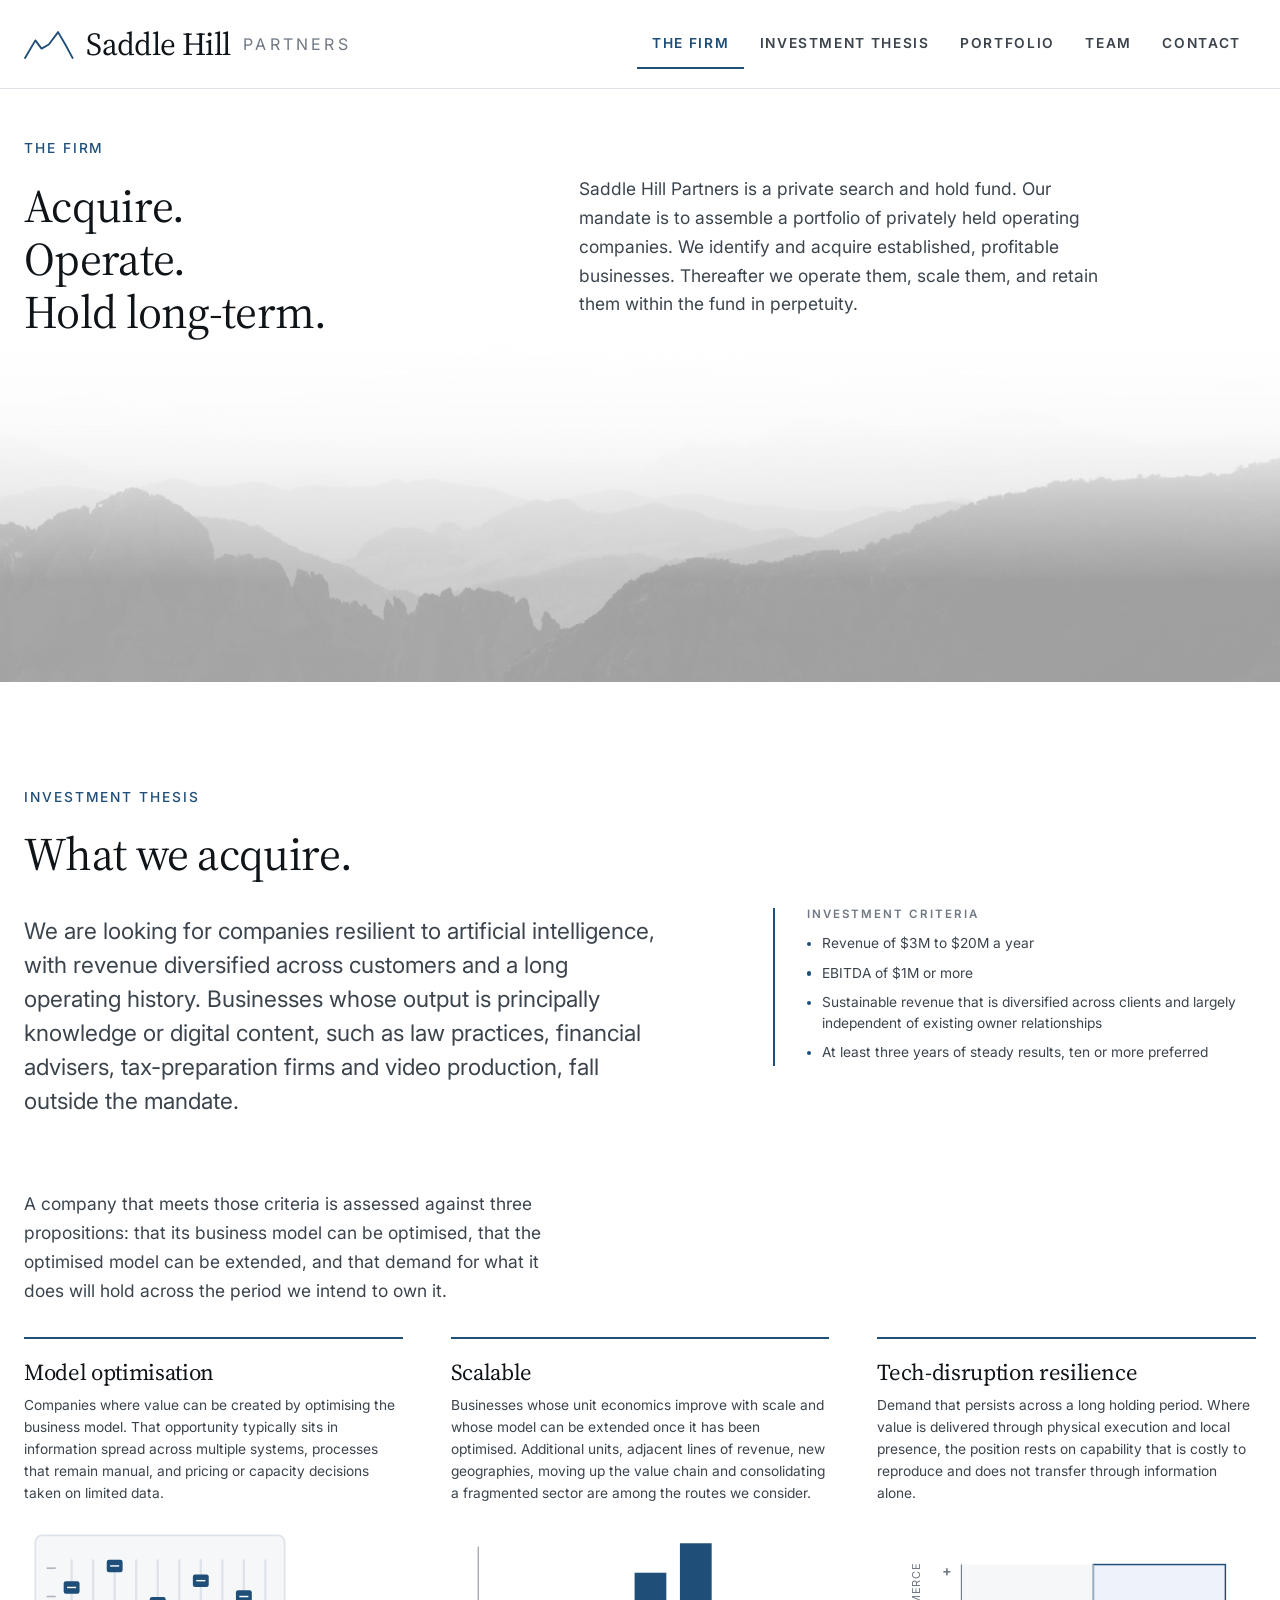
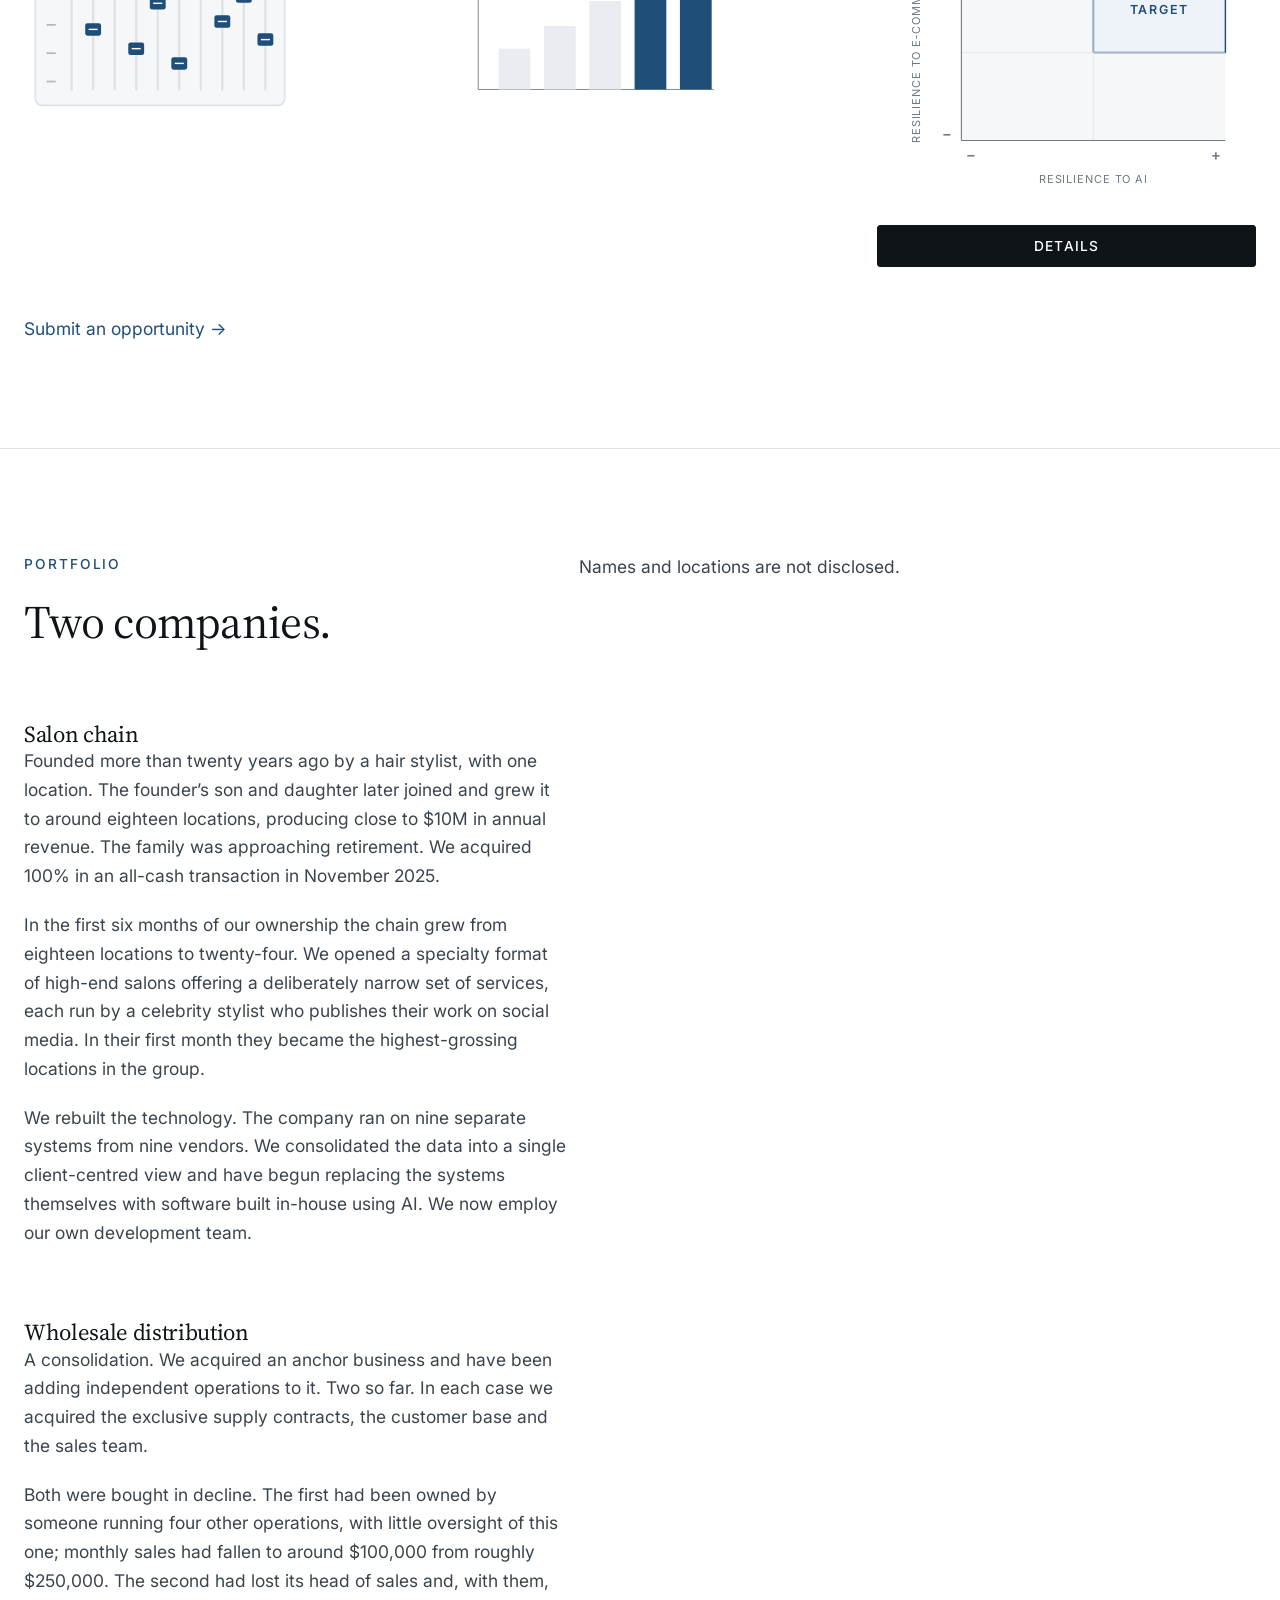
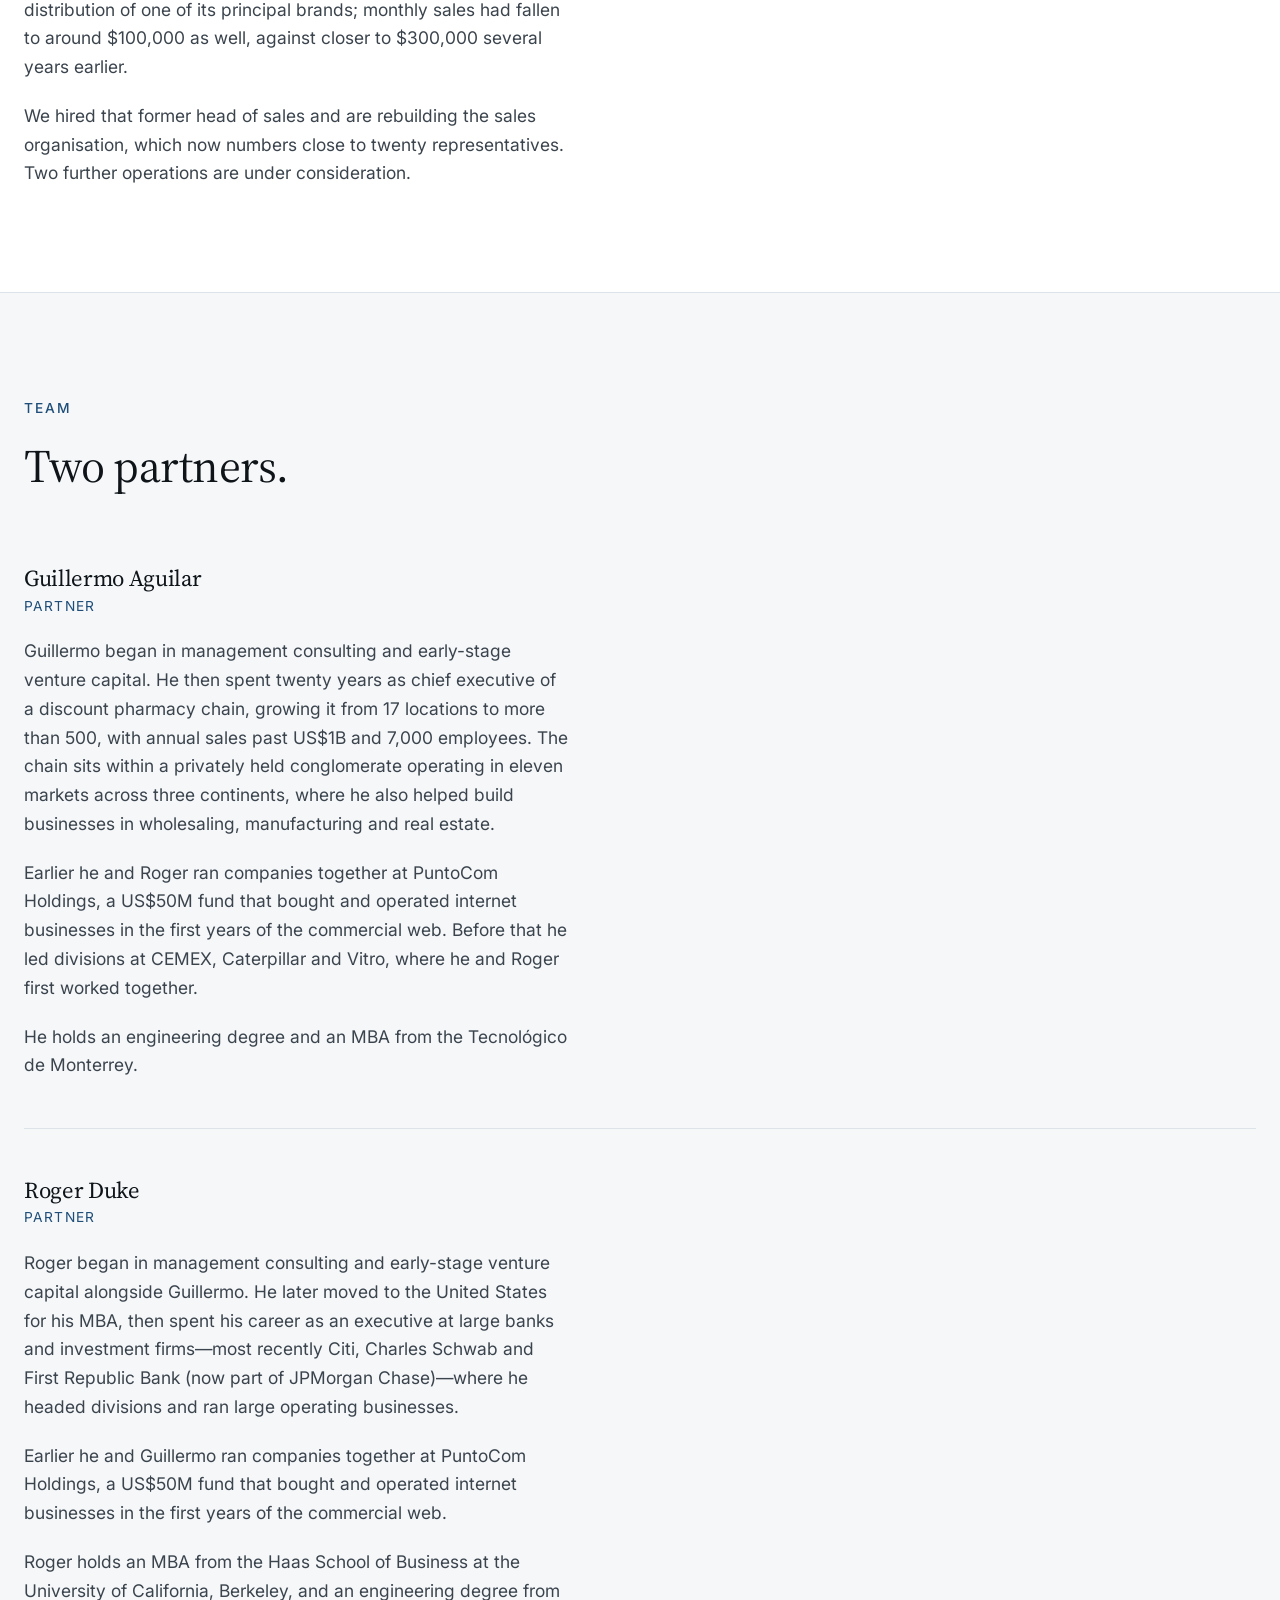
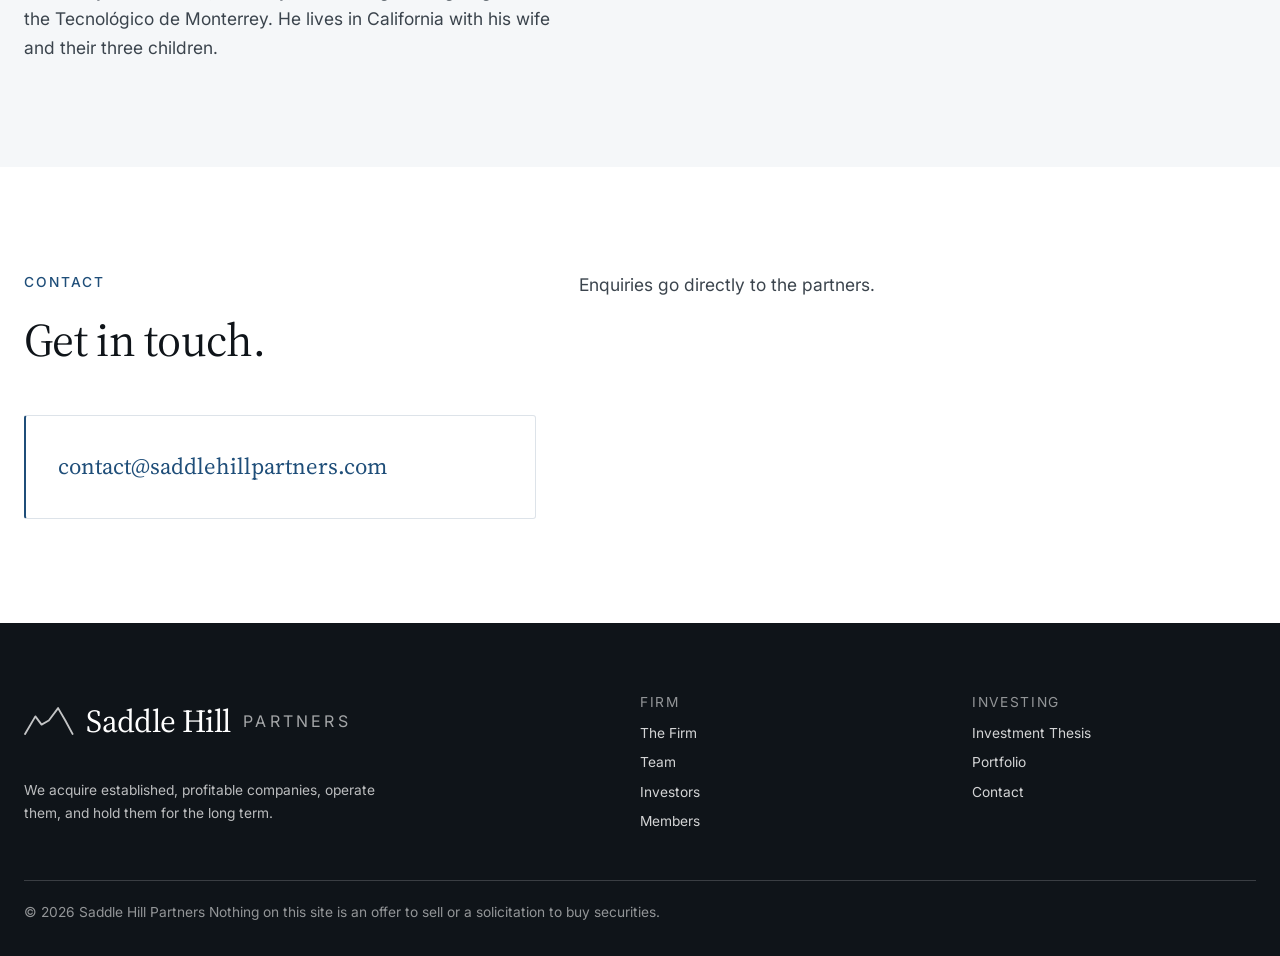
<file: index.html>
<!doctype html>
<html lang="en">
<head>
  <meta charset="utf-8">
  <meta name="viewport" content="width=device-width, initial-scale=1">
  <title>Home | Saddle Hill Partners</title>
  <meta name="description" content="Saddle Hill Partners acquires established, profitable companies outright, runs them, and holds them for the long term.">
  <link rel="preconnect" href="https://fonts.googleapis.com">
  <link rel="preconnect" href="https://fonts.gstatic.com" crossorigin>
  <link href="https://fonts.googleapis.com/css2?family=Inter:wght@400;500;600&family=Source+Serif+4:opsz,wght@8..60,400;8..60,500&display=swap" rel="stylesheet">
  <link rel="canonical" href="https://saddlehillpartners.com/">
  <meta property="og:type" content="website">
  <meta property="og:site_name" content="Saddle Hill Partners">
  <meta property="og:title" content="Home | Saddle Hill Partners">
  <meta property="og:description" content="Saddle Hill Partners acquires established, profitable companies, operates them, and holds them for the long term.">
  <meta property="og:url" content="https://saddlehillpartners.com/">
  <meta name="twitter:card" content="summary">
  <link rel="icon" href="assets/img/mark.svg" type="image/svg+xml">
  <link rel="stylesheet" href="assets/css/style.css?v=fa16be51">
</head>
<body>
  <a class="skip" href="#main">Skip to content</a>

  <header class="site-header">
    <div class="wrap site-header__inner">
      <a class="brand" href="index.html">
        <svg class="brand__logo" viewBox="0 0 48 30" fill="none" aria-hidden="true"><path d="M1 28 L11 11 L17 19 L24 15 L33 3 L40 15 L47 28" stroke="currentColor" stroke-width="1.8" stroke-linejoin="round" stroke-linecap="round"/></svg>
        <span class="brand__mark">Saddle Hill</span>
        <span class="brand__sub">Partners</span>
      </a>
      <nav class="nav" aria-label="Main">
        <ul class="nav__list">
            <li class="nav__item"><a class="nav__link" href="index.html#firm" data-section="firm">The Firm</a></li>
            <li class="nav__item"><a class="nav__link" href="index.html#thesis" data-section="thesis">Investment Thesis</a></li>
            <li class="nav__item"><a class="nav__link" href="index.html#portfolio" data-section="portfolio">Portfolio</a></li>
            <li class="nav__item"><a class="nav__link" href="index.html#team" data-section="team">Team</a></li>
            <li class="nav__item"><a class="nav__link" href="index.html#contact" data-section="contact">Contact</a></li>
        </ul>
      </nav>
      <button class="nav-toggle" type="button" aria-expanded="false" aria-controls="mobile-nav" aria-label="Menu">
        <span></span>
        <span></span>
        <span></span>
      </button>
    </div>
    <nav class="mobile-nav wrap" id="mobile-nav" data-open="false" aria-label="Main, mobile">
      <ul>
            <li><a href="index.html#firm">The Firm</a></li>
            <li><a href="index.html#thesis">Investment Thesis</a></li>
            <li><a href="index.html#portfolio">Portfolio</a></li>
            <li><a href="index.html#team">Team</a></li>
            <li><a href="index.html#contact">Contact</a></li>
            <li><a href="investors.html">Investors</a></li>
      </ul>
    </nav>
  </header>

  <main id="main">
    <section class="section--anchor" id="firm">
      <div class="wrap hero hero--tight">
        <div class="grid grid--split">
          <div>
            <p class="eyebrow">The firm</p>
            <h1 class="h-lead"><span class="h-lead__line">Acquire.</span><span class="h-lead__line">Operate.</span><span class="h-lead__line">Hold long-term.</span></h1>
          </div>
          <div class="stack stack--aligned">
            <p>
              Saddle Hill Partners is a private search and hold fund. Our mandate is to
              assemble a portfolio of privately held operating companies. We identify and
              acquire established, profitable businesses. Thereafter we operate them, scale
              them, and retain them within the fund in perpetuity.
            </p>
          </div>
        </div>
      </div>

      <div class="photo-band" role="presentation"></div>
    </section>

    <section class="section section--anchor" id="thesis">
      <div class="wrap">
        <p class="eyebrow">Investment thesis</p>
        <h2>What we acquire.</h2>
        <div class="grid grid--aside mt-4">
          <div>
            <p class="lede">
              We are looking for companies resilient to artificial intelligence, with
              revenue diversified across customers and a long operating history.
              Businesses whose output is principally knowledge or digital content, such
              as law practices, financial advisers, tax-preparation firms and video
              production,
              fall outside the mandate.
            </p>
          </div>
          <aside class="profile">
            <h3 class="profile__label">Investment criteria</h3>
            <ul>
              <li>Revenue of $3M to $20M a year</li>
              <li>EBITDA of $1M or more</li>
              <li>Sustainable revenue that is diversified across clients and largely independent of existing owner relationships</li>
              <li>At least three years of steady results, ten or more preferred</li>
            </ul>
          </aside>
        </div>

        <p class="mt-6">
          A company that meets those criteria is assessed against three propositions:
          that its business model can be optimised, that the optimised model can be
          extended, and that demand for what it does will hold across the period we
          intend to own it.
        </p>
        <div class="pillars mt-4">
          <div class="pillar">
            <h3 class="pillar__title">Model optimisation</h3>
            <p>
              Companies where value can be created by optimising the business model. That
              opportunity typically sits in information spread across multiple systems,
              processes that remain manual, and pricing or capacity decisions taken on
              limited data.
            </p>
            <svg class="mark" viewBox="0 0 480 340" role="img"
                 aria-label="A control panel of ten faders, each set to a different level.">
              <g>
                <rect class="mark__panel" x="20" y="20" width="440" height="300" rx="12"/>
                <line class="mark__scale" x1="40" y1="78" x2="56" y2="78"/>
                <line class="mark__scale" x1="40" y1="128" x2="56" y2="128"/>
                <line class="mark__scale" x1="40" y1="178" x2="56" y2="178"/>
                <line class="mark__scale" x1="40" y1="228" x2="56" y2="228"/>
                <line class="mark__scale" x1="40" y1="278" x2="56" y2="278"/>
                <line class="mark__track" x1="84" y1="64" x2="84" y2="292"/>
                <rect class="mark__knob" x="70" y="101" width="28" height="22" rx="4"/>
                <line class="mark__cap" x1="76" y1="112" x2="92" y2="112"/>
                <line class="mark__track" x1="122" y1="64" x2="122" y2="292"/>
                <rect class="mark__knob" x="108" y="175" width="28" height="22" rx="4"/>
                <line class="mark__cap" x1="114" y1="186" x2="130" y2="186"/>
                <line class="mark__track" x1="160" y1="64" x2="160" y2="292"/>
                <rect class="mark__knob" x="146" y="63" width="28" height="22" rx="4"/>
                <line class="mark__cap" x1="152" y1="74" x2="168" y2="74"/>
                <line class="mark__track" x1="198" y1="64" x2="198" y2="292"/>
                <rect class="mark__knob" x="184" y="209" width="28" height="22" rx="4"/>
                <line class="mark__cap" x1="190" y1="220" x2="206" y2="220"/>
                <line class="mark__track" x1="236" y1="64" x2="236" y2="292"/>
                <rect class="mark__knob" x="222" y="129" width="28" height="22" rx="4"/>
                <line class="mark__cap" x1="228" y1="140" x2="244" y2="140"/>
                <line class="mark__track" x1="274" y1="64" x2="274" y2="292"/>
                <rect class="mark__knob" x="260" y="235" width="28" height="22" rx="4"/>
                <line class="mark__cap" x1="266" y1="246" x2="282" y2="246"/>
                <line class="mark__track" x1="312" y1="64" x2="312" y2="292"/>
                <rect class="mark__knob" x="298" y="89" width="28" height="22" rx="4"/>
                <line class="mark__cap" x1="304" y1="100" x2="320" y2="100"/>
                <line class="mark__track" x1="350" y1="64" x2="350" y2="292"/>
                <rect class="mark__knob" x="336" y="161" width="28" height="22" rx="4"/>
                <line class="mark__cap" x1="342" y1="172" x2="358" y2="172"/>
                <line class="mark__track" x1="388" y1="64" x2="388" y2="292"/>
                <rect class="mark__knob" x="374" y="117" width="28" height="22" rx="4"/>
                <line class="mark__cap" x1="380" y1="128" x2="396" y2="128"/>
                <line class="mark__track" x1="426" y1="64" x2="426" y2="292"/>
                <rect class="mark__knob" x="412" y="193" width="28" height="22" rx="4"/>
                <line class="mark__cap" x1="418" y1="204" x2="434" y2="204"/>
            </svg>
          </div>
          <div class="pillar">
            <h3 class="pillar__title">Scalable</h3>
            <p>
              Businesses whose unit economics improve with scale and whose model can be
              extended once it has been optimised. Additional units, adjacent lines of
              revenue, new geographies, moving up the value chain and consolidating a
              fragmented sector are among the routes we consider.
            </p>
            <svg class="mark" viewBox="0 0 480 340" role="img"
                 aria-label="A bar chart rising left to right, representing the same model at increasing scale.">
              <g class="m-axis">
                <line x1="48" y1="292" x2="464" y2="292"/>
                <line x1="48" y1="40"  x2="48"  y2="292"/>
              </g>
                <rect class="mark__bar" x="84" y="220" width="56" height="72"/>
                <rect class="mark__bar" x="164" y="180" width="56" height="112"/>
                <rect class="mark__bar" x="244" y="136" width="56" height="156"/>
                <rect class="mark__bar--on" x="324" y="86" width="56" height="206"/>
                <rect class="mark__bar--on" x="404" y="34" width="56" height="258"/>
            </svg>
          </div>
          <div class="pillar pillar--wide">
            <h3 class="pillar__title">Tech-disruption resilience</h3>
            <p>
              Demand that persists across a long holding period. Where value is
              delivered through physical execution and local presence, the position rests
              on capability that is costly to reproduce and does not transfer through
              information alone.
            </p>
            <div class="matrix">
              <svg class="matrix__mini" viewBox="0 0 480 340" role="img"
                   aria-label="Two by two chart. Horizontal axis, resilience to AI. Vertical axis, resilience to e-commerce. The upper right quadrant is the target.">
                <rect class="q-flat"   x="96"  y="28"  width="180" height="120"/>
                <rect class="q-target" x="276" y="28"  width="180" height="120"/>
                <rect class="q-flat"   x="96"  y="148" width="180" height="120"/>
                <rect class="q-flat"   x="276" y="148" width="180" height="120"/>
                <rect class="q-edge"   x="276" y="28"  width="180" height="120"/>
                <g class="m-split">
                  <line x1="276" y1="28" x2="276" y2="268"/>
                  <line x1="96" y1="148" x2="456" y2="148"/>
                </g>
                <text class="m-target" x="366" y="95" text-anchor="middle">TARGET</text>
                <g class="m-axis">
                  <line x1="96" y1="268" x2="456" y2="268"/>
                  <line x1="96" y1="28"  x2="96"  y2="268"/>
                </g>
                <g class="m-sign">
                  <text x="102" y="294" text-anchor="start">&minus;</text>
                  <text x="450" y="294" text-anchor="end">+</text>
                  <text x="76" y="266" text-anchor="middle">&minus;</text>
                  <text x="76" y="44"  text-anchor="middle">+</text>
                </g>
                <g class="m-title">
                  <text x="276" y="326" text-anchor="middle">RESILIENCE TO AI</text>
                  <text transform="rotate(-90 40 148)" x="40" y="148" text-anchor="middle">RESILIENCE TO E&#8209;COMMERCE</text>
                </g>
              </svg>
              <button class="detail-btn" type="button" data-opens="matrix-detail">Details</button>
            </div>
          </div>
        </div>

        <p class="mt-5">
          <a href="mailto:contact@saddlehillpartners.com">Submit an opportunity &rarr;</a>
        </p>
      </div>
    </section>


    <section class="section section--anchor" id="portfolio">
      <div class="wrap">
        <div class="grid grid--split">
          <div>
            <p class="eyebrow">Portfolio</p>
            <h2>Two companies.</h2>
          </div>
          <div class="stack">
            <p>Names and locations are not disclosed.</p>
          </div>
        </div>

        <h3 class="mt-6">Salon chain</h3>
        <div class="stack mt-2" style="max-width:var(--measure);">
          <p>
            Founded more than twenty years ago by a hair stylist, with one location. The
            founder&rsquo;s son and daughter later joined and grew it to around eighteen
            locations, producing close to $10M in annual revenue. The family was approaching
            retirement. We acquired 100% in an all-cash transaction in November 2025.
          </p>
          <p>
            In the first six months of our ownership the chain grew from eighteen locations
            to twenty-four. We opened a specialty format of high-end salons offering a
            deliberately narrow set of services, each run by a celebrity stylist who
            publishes their work on social media. In their first month they became the
            highest-grossing locations in the group.
          </p>
          <p>
            We rebuilt the technology. The company ran on nine separate systems from nine
            vendors. We consolidated the data into a single client-centred view and have
            begun replacing the systems themselves with software built in-house using AI. We
            now employ our own development team.
          </p>
        </div>

        <h3 class="mt-6">Wholesale distribution</h3>
        <div class="stack mt-2" style="max-width:var(--measure);">
          <p>
            A consolidation. We acquired an anchor business and have been adding independent
            operations to it. Two so far. In each case we acquired the exclusive supply
            contracts, the customer base and the sales team.
          </p>
          <p>
            Both were bought in decline. The first had been owned by someone running four
            other operations, with little oversight of this one; monthly sales had fallen to
            around $100,000 from roughly $250,000. The second had lost its head of sales and,
            with them, distribution of one of its principal brands; monthly sales had fallen
            to around $100,000 as well, against closer to $300,000 several years earlier.
          </p>
          <p>
            We hired that former head of sales and are rebuilding the sales organisation,
            which now numbers close to twenty representatives. Two further operations are
            under consideration.
          </p>
        </div>
      </div>
    </section>

    <section class="section section--tint section--anchor" id="team">
      <div class="wrap">
        <div class="grid grid--split">
          <div>
            <p class="eyebrow">Team</p>
            <h2>Two partners.</h2>
          </div>
          <div class="stack"></div>
        </div>

        <div class="bio mt-6" id="guillermo">
          <div>
            <h3 class="bio__name">Guillermo Aguilar</h3>
            <p class="bio__role">Partner</p>
            <p>
              Guillermo began in management consulting and early-stage venture capital. He
              then spent twenty years as chief executive of a discount pharmacy chain,
              growing it from 17 locations to more than 500, with annual sales past US$1B
              and 7,000 employees. The chain sits within a privately held conglomerate
              operating in eleven markets across three continents, where he also helped
              build businesses in wholesaling, manufacturing and real estate.
            </p>
            <p>
              Earlier he and Roger ran companies together at PuntoCom Holdings, a US$50M
              fund that bought and operated internet businesses in the first years of the
              commercial web. Before that he led divisions at CEMEX, Caterpillar and Vitro,
              where he and Roger first worked together.
            </p>
            <p>
              He holds an engineering degree and an MBA from the Tecnológico de Monterrey.
            </p>
          </div>
        </div>

        <hr class="rule">

        <div class="bio" id="roger">
          <div>
            <h3 class="bio__name">Roger Duke</h3>
            <p class="bio__role">Partner</p>
            <p>
              Roger began in management consulting and early-stage venture capital
              alongside Guillermo. He later moved to the United States for his MBA, then
              spent his career as an executive at large banks and investment
              firms&mdash;most recently Citi, Charles Schwab and First Republic Bank (now
              part of JPMorgan Chase)&mdash;where he headed divisions and ran large
              operating businesses.
            </p>
            <p>
              Earlier he and Guillermo ran companies together at PuntoCom Holdings, a US$50M
              fund that bought and operated internet businesses in the first years of the
              commercial web.
            </p>
            <p>
              Roger holds an MBA from the Haas School of Business at the University of
              California, Berkeley, and an engineering degree from the Tecnológico de
              Monterrey. He lives in California with his wife and their three children.
            </p>
          </div>
        </div>
      </div>
    </section>


    <dialog class="sheet" id="matrix-detail" aria-labelledby="matrix-detail-title">
      <div class="sheet__inner">
        <button class="sheet__close" type="button" data-closes="matrix-detail"
                aria-label="Close">&times;</button>
        <h2 class="sheet__title" id="matrix-detail-title">Tech-disruption resilience</h2>
        <div class="sheet__body">
          <svg viewBox="0 0 660 600" role="img"
               aria-label="Two by two chart. Horizontal axis: resilience to artificial intelligence, from specialised knowledge and digital content at the left to physically delivered services at the right. Vertical axis: resilience to e-commerce, from shippable standard goods at the bottom to work performed in person at the top. The upper right quadrant is the target.">
            <rect class="q-flat"   x="200" y="40"  width="210" height="190"/>
            <rect class="q-target" x="410" y="40"  width="210" height="190"/>
            <rect class="q-flat"   x="200" y="230" width="210" height="190"/>
            <rect class="q-flat"   x="410" y="230" width="210" height="190"/>
            <rect class="q-edge"   x="410" y="40"  width="210" height="190"/>
            <g class="m-split">
              <line x1="410" y1="40" x2="410" y2="420"/>
              <line x1="200" y1="230" x2="620" y2="230"/>
            </g>
            <text class="m-target" x="515" y="145" text-anchor="middle">TARGET</text>
            <g class="m-axis">
              <line x1="200" y1="420" x2="620" y2="420"/>
              <line x1="200" y1="40"  x2="200" y2="420"/>
            </g>
            <g class="m-sign">
              <text x="206" y="452" text-anchor="start">&minus;</text>
              <text x="614" y="452" text-anchor="end">+</text>
              <text x="176" y="416" text-anchor="middle">&minus;</text>
              <text x="176" y="56"  text-anchor="middle">+</text>
            </g>
            <g class="m-cat">
              <text x="200" y="492" text-anchor="start">Specialised knowledge</text>
              <text x="200" y="520" text-anchor="start">and digital content</text>
              <text x="620" y="492" text-anchor="end">Physically delivered</text>
              <text x="620" y="520" text-anchor="end">services</text>
              <text transform="rotate(-90 132 420)" x="132" y="420" text-anchor="start">Shippable goods</text>
              <text transform="rotate(-90 132 40)"  x="132" y="40"  text-anchor="end">Performed in person</text>
            </g>
            <g class="m-title">
              <text x="410" y="568" text-anchor="middle">RESILIENCE TO AI</text>
              <text transform="rotate(-90 64 230)" x="64" y="230" text-anchor="middle">RESILIENCE TO E&#8209;COMMERCE</text>
            </g>
          </svg>
          <div class="sheet__notes">
            <h3>Resilience to AI</h3>
            <p>Law, financial advice, design and architecture sit at the left of the
              horizontal axis, and video production, editing and digital marketing with
              them. Transport, emergency response, field and home services and personal
              care sit at the right.</p>
            <h3>Resilience to e-commerce</h3>
            <p>Standard goods that ship without fitting, trial or customisation sit at the
              foot of the vertical axis. Work that has to be performed, fitted or
              experienced in person sits at the top, along with goods that arrive with the
              service that installs or maintains them.</p>
          </div>
        </div>
      </div>
    </dialog>

    <section class="section section--anchor" id="contact">
      <div class="wrap">
        <div class="grid grid--split">
          <div>
            <p class="eyebrow">Contact</p>
            <h2>Get in touch.</h2>
          </div>
          <div class="stack">
            <p>Enquiries go directly to the partners.</p>
          </div>
        </div>

        <div class="contact-card mt-5" style="max-width:32rem;">
          <a href="mailto:contact@saddlehillpartners.com">contact@saddlehillpartners.com</a>
        </div>
      </div>
    </section>

  </main>

    <footer class="site-footer">
      <div class="wrap">
        <div class="site-footer__grid">
          <div>
            <a class="brand" href="index.html">
              <svg class="brand__logo" viewBox="0 0 48 30" fill="none" aria-hidden="true"><path d="M1 28 L11 11 L17 19 L24 15 L33 3 L40 15 L47 28" stroke="currentColor" stroke-width="1.8" stroke-linejoin="round" stroke-linecap="round"/></svg>
              <span class="brand__mark">Saddle Hill</span>
              <span class="brand__sub">Partners</span>
            </a>
            <p class="mt-4" style="color:var(--ink-3);max-width:24rem;">
              We acquire established, profitable companies, operate them, and hold them
              for the long term.
            </p>
          </div>
          <div>
            <h4>Firm</h4>
            <ul>
              <li><a href="index.html#firm">The Firm</a></li>
              <li><a href="index.html#team">Team</a></li>
              <li><a href="investors.html">Investors</a></li>
              <li><a href="https://members.saddlehillpartners.com">Members</a></li>
            </ul>
          </div>
          <div>
            <h4>Investing</h4>
            <ul>
              <li><a href="index.html#thesis">Investment Thesis</a></li>
              <li><a href="index.html#portfolio">Portfolio</a></li>
              <li><a href="index.html#contact">Contact</a></li>
            </ul>
          </div>
        </div>
        <div class="site-footer__base">
          &copy; 2026 Saddle Hill Partners
          Nothing on this site is an offer to sell or a solicitation to buy securities.
        </div>
      </div>
    </footer>

  <script src="assets/js/nav.js?v=b4d9e60d"></script>
</body>
</html>
</file>
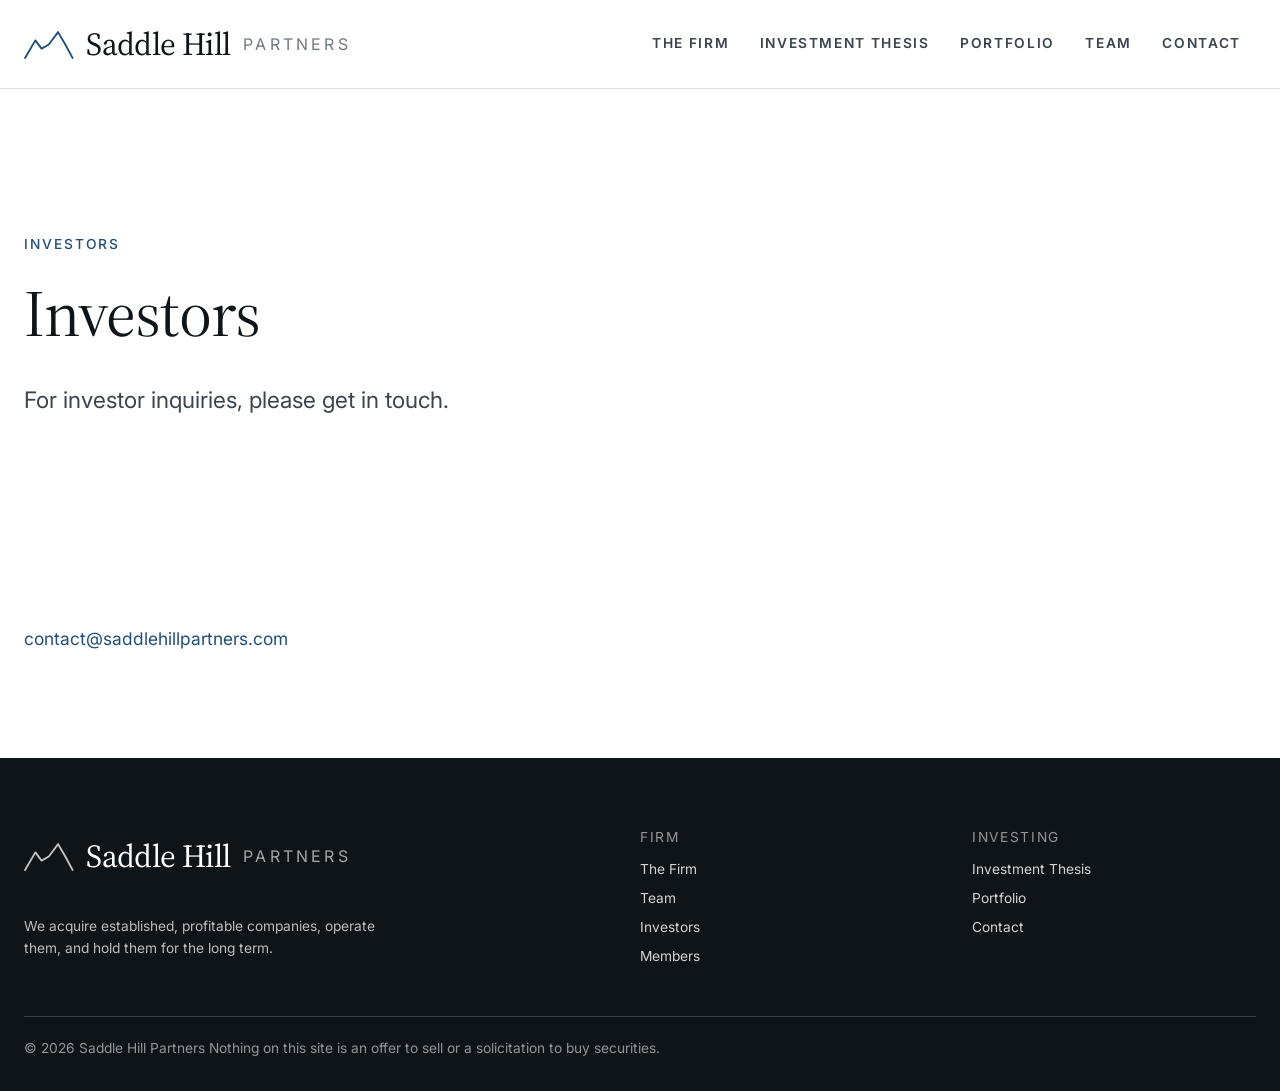
<file: investors.html>
<!doctype html>
<html lang="en">
<head>
  <meta charset="utf-8">
  <meta name="viewport" content="width=device-width, initial-scale=1">
  <title>Investors | Saddle Hill Partners</title>
  <meta name="description" content="Investor inquiries for Saddle Hill Partners.">
  <link rel="preconnect" href="https://fonts.googleapis.com">
  <link rel="preconnect" href="https://fonts.gstatic.com" crossorigin>
  <link href="https://fonts.googleapis.com/css2?family=Inter:wght@400;500;600&family=Source+Serif+4:opsz,wght@8..60,400;8..60,500&display=swap" rel="stylesheet">
  <link rel="canonical" href="https://saddlehillpartners.com/investors.html">
  <meta property="og:type" content="website">
  <meta property="og:site_name" content="Saddle Hill Partners">
  <meta property="og:title" content="Investors | Saddle Hill Partners">
  <meta property="og:description" content="The Saddle Hill Partners fund.">
  <meta property="og:url" content="https://saddlehillpartners.com/investors.html">
  <meta name="twitter:card" content="summary">
  <link rel="icon" href="assets/img/mark.svg" type="image/svg+xml">
  <link rel="stylesheet" href="assets/css/style.css?v=fa16be51">
</head>
<body>
  <a class="skip" href="#main">Skip to content</a>

  <header class="site-header">
    <div class="wrap site-header__inner">
      <a class="brand" href="index.html">
        <svg class="brand__logo" viewBox="0 0 48 30" fill="none" aria-hidden="true"><path d="M1 28 L11 11 L17 19 L24 15 L33 3 L40 15 L47 28" stroke="currentColor" stroke-width="1.8" stroke-linejoin="round" stroke-linecap="round"/></svg>
        <span class="brand__mark">Saddle Hill</span>
        <span class="brand__sub">Partners</span>
      </a>
      <nav class="nav" aria-label="Main">
        <ul class="nav__list">
            <li class="nav__item"><a class="nav__link" href="index.html#firm" data-section="firm">The Firm</a></li>
            <li class="nav__item"><a class="nav__link" href="index.html#thesis" data-section="thesis">Investment Thesis</a></li>
            <li class="nav__item"><a class="nav__link" href="index.html#portfolio" data-section="portfolio">Portfolio</a></li>
            <li class="nav__item"><a class="nav__link" href="index.html#team" data-section="team">Team</a></li>
            <li class="nav__item"><a class="nav__link" href="index.html#contact" data-section="contact">Contact</a></li>
        </ul>
      </nav>
      <button class="nav-toggle" type="button" aria-expanded="false" aria-controls="mobile-nav" aria-label="Menu">
        <span></span>
        <span></span>
        <span></span>
      </button>
    </div>
    <nav class="mobile-nav wrap" id="mobile-nav" data-open="false" aria-label="Main, mobile">
      <ul>
            <li><a href="index.html#firm">The Firm</a></li>
            <li><a href="index.html#thesis">Investment Thesis</a></li>
            <li><a href="index.html#portfolio">Portfolio</a></li>
            <li><a href="index.html#team">Team</a></li>
            <li><a href="index.html#contact">Contact</a></li>
            <li><a href="investors.html">Investors</a></li>
      </ul>
    </nav>
  </header>

  <main id="main">
    <section class="hero wrap">
      <p class="eyebrow">Investors</p>
      <h1>Investors</h1>
      <p class="lede mt-4">
        For investor inquiries, please get in touch.
      </p>
    </section>

    <section class="section">
      <div class="wrap">
        <div class="stack">
          <p><a href="mailto:contact@saddlehillpartners.com">contact@saddlehillpartners.com</a></p>
        </div>
      </div>
    </section>

  </main>

    <footer class="site-footer">
      <div class="wrap">
        <div class="site-footer__grid">
          <div>
            <a class="brand" href="index.html">
              <svg class="brand__logo" viewBox="0 0 48 30" fill="none" aria-hidden="true"><path d="M1 28 L11 11 L17 19 L24 15 L33 3 L40 15 L47 28" stroke="currentColor" stroke-width="1.8" stroke-linejoin="round" stroke-linecap="round"/></svg>
              <span class="brand__mark">Saddle Hill</span>
              <span class="brand__sub">Partners</span>
            </a>
            <p class="mt-4" style="color:var(--ink-3);max-width:24rem;">
              We acquire established, profitable companies, operate them, and hold them
              for the long term.
            </p>
          </div>
          <div>
            <h4>Firm</h4>
            <ul>
              <li><a href="index.html#firm">The Firm</a></li>
              <li><a href="index.html#team">Team</a></li>
              <li><a href="investors.html">Investors</a></li>
              <li><a href="https://members.saddlehillpartners.com">Members</a></li>
            </ul>
          </div>
          <div>
            <h4>Investing</h4>
            <ul>
              <li><a href="index.html#thesis">Investment Thesis</a></li>
              <li><a href="index.html#portfolio">Portfolio</a></li>
              <li><a href="index.html#contact">Contact</a></li>
            </ul>
          </div>
        </div>
        <div class="site-footer__base">
          &copy; 2026 Saddle Hill Partners
          Nothing on this site is an offer to sell or a solicitation to buy securities.
        </div>
      </div>
    </footer>

  <script src="assets/js/nav.js?v=b4d9e60d"></script>
</body>
</html>
</file>
<file: assets/css/style.css>
/* ============================================================================
   SADDLE HILL PARTNERS — DESIGN SYSTEM
   Plain CSS. No framework, no build step. Edit the tokens below to restyle
   the entire site. Every page uses this one file.
   ========================================================================= */

/* ---------- 1. TOKENS ---------------------------------------------------- */
:root {
  /* Colour */
  --paper:        #ffffff;
  --paper-2:      #f5f7f9;
  --paper-3:      #e9edf1;
  --ink:          #0f1419;
  --ink-2:        #3b444d;
  --ink-3:        #6f7883;
  --line:         #dde3e9;
  --accent:       #1f4e79;
  --accent-2:     #2e6ba8;
  --accent-wash:  #eef3f9;

  /* Type */
  --font-display: "Source Serif 4", Georgia, "Times New Roman", serif;
  --font-body:    "Inter", -apple-system, BlinkMacSystemFont, "Segoe UI", Helvetica, Arial, sans-serif;

  --t--1: clamp(0.80rem, 0.78rem + 0.10vw, 0.86rem);
  --t-0:  clamp(1.00rem, 0.97rem + 0.15vw, 1.09rem);
  --t-1:  clamp(1.20rem, 1.12rem + 0.38vw, 1.42rem);
  --t-2:  clamp(1.50rem, 1.32rem + 0.85vw, 2.00rem);
  --t-3:  clamp(1.95rem, 1.60rem + 1.65vw, 2.90rem);
  --t-4:  clamp(2.40rem, 1.75rem + 3.10vw, 4.10rem);

  /* Space */
  --s1: 0.375rem;  --s2: 0.75rem;   --s3: 1.25rem;   --s4: 2rem;
  --s5: 3rem;      --s6: 4.5rem;    --s7: 6.5rem;    --s8: 9rem;

  /* Layout */
  --measure: 34rem;      /* comfortable reading width */
  --wide:    100rem;     /* page container */
  --radius:  3px;
  --nav-h:   4.5rem;
  --ease:    cubic-bezier(.22,.61,.36,1);
}

/* ---------- 2. RESET ----------------------------------------------------- */
*, *::before, *::after { box-sizing: border-box; }
html { -webkit-text-size-adjust: 100%; scroll-behavior: smooth; }
body, h1, h2, h3, h4, p, figure, blockquote, dl, dd, ul, ol { margin: 0; padding: 0; }
ul[class], ol[class] { list-style: none; }
img, svg, video { display: block; max-width: 100%; height: auto; }
button, input, select, textarea { font: inherit; color: inherit; }

/* ---------- 3. BASE ------------------------------------------------------ */
body {
  font-family: var(--font-body);
  font-size: var(--t-0);
  line-height: 1.65;
  color: var(--ink-2);
  background: var(--paper);
  -webkit-font-smoothing: antialiased;
  overflow-x: hidden;
}

h1, h2, h3, h4 {
  font-family: var(--font-display);
  color: var(--ink);
  font-weight: 400;
  line-height: 1.15;
  letter-spacing: -0.015em;
  text-wrap: balance;
}
h1 { font-size: var(--t-4); }
h2 { font-size: var(--t-3); }
h3 { font-size: var(--t-1); }

p { max-width: var(--measure); }
p + p { margin-top: var(--s3); }

a { color: var(--accent); text-decoration: none; }
a:hover { color: var(--accent-2); }

::selection { background: var(--accent); color: var(--paper); }

:focus-visible {
  outline: 2px solid var(--accent);
  outline-offset: 3px;
  border-radius: 2px;
}

/* ---------- 4. LAYOUT ---------------------------------------------------- */
.wrap { width: min(100% - 3rem, var(--wide)); margin-inline: auto; }

.section       { padding-block: var(--s7); }
.section--tight{ padding-block: var(--s5); }
.section--tint { background: var(--paper-2); }
.section + .section { border-top: 1px solid var(--line); }
.section--tint + .section--tint { border-top: none; }

.eyebrow {
  font-size: var(--t--1);
  font-weight: 500;
  letter-spacing: 0.14em;
  text-transform: uppercase;
  color: var(--accent);
  margin-bottom: var(--s3);
}

.lede { font-size: var(--t-1); line-height: 1.5; color: var(--ink-2); max-width: 40rem; }

.rule { height: 1px; background: var(--line); border: 0; margin-block: var(--s5); }

.grid { display: grid; gap: var(--s5); }
@media (min-width: 46rem) {
  .grid--2 { grid-template-columns: repeat(2, 1fr); }
  .grid--3 { grid-template-columns: repeat(3, 1fr); }
  .grid--split { grid-template-columns: minmax(0,5fr) minmax(0,7fr); gap: var(--s6); }
}

/* ---------- 5. HEADER + DROPDOWN NAV ------------------------------------- */
.site-header {
  position: sticky; top: 0; z-index: 100;
  background: color-mix(in srgb, var(--paper) 88%, transparent);
  backdrop-filter: saturate(140%) blur(12px);
  border-bottom: 1px solid var(--line);
}
.site-header__inner {
  display: flex; align-items: center; justify-content: space-between;
  gap: var(--s3); min-height: var(--nav-h); flex-wrap: wrap;
}
/* Below 68rem the tabs drop to their own full-width row rather than vanishing. */
@media (max-width: 68rem) {
  .site-header__inner { min-height: 3.75rem; }
  .nav { order: 3; width: 100%; border-top: 1px solid var(--line); }
  .nav__list { justify-content: flex-start; margin-left: -.95rem; }
}

.brand { display: flex; align-items: center; gap: .6rem; color: var(--ink); flex: 0 0 auto; }
.brand__logo { width: 2.1rem; height: auto; color: var(--accent); flex: none; }
.brand__mark { font-family: var(--font-display); font-size: 1.3rem; letter-spacing: -0.02em; }
.brand__sub {
  font-size: var(--t--1); letter-spacing: 0.18em; text-transform: uppercase;
  color: var(--ink-3);
}
.brand:hover { color: var(--ink); }

.nav { display: block; }
@media (max-width: 52rem) { .nav { display: none; } }

.nav__list { display: flex; align-items: center; gap: 0; list-style: none; flex-wrap: wrap; }
.nav__item { position: relative; }

.nav__link {
  display: inline-block;
  padding: .8rem .95rem;
  font-size: var(--t--1); font-weight: 600;
  letter-spacing: .12em;
  text-transform: uppercase;
  color: var(--ink-2);
  border-bottom: 2px solid transparent;
  transition: color .18s var(--ease), border-color .18s var(--ease);
}
.nav__link:hover { color: var(--ink); border-bottom-color: var(--line); }
.nav__link[aria-current="page"] { color: var(--accent); border-bottom-color: var(--accent); }

/* Mobile */
.nav-toggle {
  display: inline-flex; flex-direction: column; justify-content: center; gap: 5px;
  width: 2.75rem; height: 2.25rem; padding: 0;
  border: 0; background: none; cursor: pointer;
}
.nav-toggle span {
  display: block; height: 2px; width: 1.5rem; margin-inline: auto;
  background: var(--ink); border-radius: 2px;
  transition: transform .22s var(--ease), opacity .18s var(--ease);
}
.nav-toggle[aria-expanded="true"] span:nth-child(1) { transform: translateY(7px) rotate(45deg); }
.nav-toggle[aria-expanded="true"] span:nth-child(2) { opacity: 0; }
.nav-toggle[aria-expanded="true"] span:nth-child(3) { transform: translateY(-7px) rotate(-45deg); }
@media (min-width: 52.01rem) { .nav-toggle { display: none; } }

.mobile-nav {
  display: none; border-top: 1px solid var(--line);
  padding-block: var(--s3); background: var(--paper);
}
.mobile-nav[data-open="true"] { display: block; }
@media (min-width: 52.01rem) { .mobile-nav { display: none !important; } }
.mobile-nav ul { list-style: none; }
.mobile-nav > ul > li { border-bottom: 1px solid var(--line); }
.mobile-nav > ul > li:last-child { border-bottom: 0; }
.mobile-nav a { display: block; padding: .7rem .2rem; color: var(--ink); font-weight: 600; letter-spacing: .12em; text-transform: uppercase; }
.mobile-nav ul ul a { padding-left: var(--s3); color: var(--ink-2); font-size: var(--t--1); }

/* ---------- 6. HERO ------------------------------------------------------ */
.hero { padding-block: var(--s8) var(--s7); }
.hero h1 { max-width: 18ch; }
.hero .lede { margin-top: var(--s4); }
.hero__actions { margin-top: var(--s5); display: flex; flex-wrap: wrap; gap: var(--s2); }

/* ---------- 7. BUTTONS --------------------------------------------------- */
.btn {
  display: inline-flex; align-items: center; gap: .5rem;
  padding: .8rem 1.5rem; border-radius: var(--radius);
  font-size: var(--t--1); font-weight: 500;
  letter-spacing: .08em; text-transform: uppercase;
  border: 1px solid var(--ink); background: var(--ink); color: var(--paper);
  transition: opacity .18s var(--ease), transform .18s var(--ease);
}
.btn:hover { color: var(--paper); opacity: .86; transform: translateY(-1px); }
.btn--ghost { background: none; color: var(--ink); border-color: var(--line); }
.btn--ghost:hover { color: var(--ink); border-color: var(--ink); opacity: 1; }

/* ---------- 8. CARDS, STATS, BIOS ---------------------------------------- */
.card {
  padding: var(--s4); background: var(--paper);
  border: 1px solid var(--line); border-radius: var(--radius);
}
.card h3 { margin-bottom: var(--s2); }
.card p { max-width: none; }

.stat { border-top: 2px solid var(--accent); padding-top: var(--s3); }
.stat__figure {
  font-family: var(--font-display); font-size: var(--t-3);
  color: var(--ink); line-height: 1; letter-spacing: -0.02em;
}
.stat__label { margin-top: var(--s2); font-size: var(--t--1); color: var(--ink-3); max-width: 24rem; }

.bio { display: grid; gap: var(--s4); }
.bio__name { margin-bottom: .2rem; }
.bio__role { font-size: var(--t--1); letter-spacing: .1em; text-transform: uppercase; color: var(--accent); margin-bottom: var(--s3); }

.facts { list-style: none; display: grid; gap: var(--s2); }
.facts li { display: grid; grid-template-columns: 9rem 1fr; gap: var(--s3); padding-block: .6rem; border-bottom: 1px solid var(--line); }
.facts dt, .facts b { font-size: var(--t--1); letter-spacing: .08em; text-transform: uppercase; color: var(--ink-3); font-weight: 500; }

/* ---------- 9. PLACEHOLDER ----------------------------------------------
   Anything not yet written by Roger wears this. It must be impossible to
   mistake for finished copy. Delete the class when the real words arrive.  */
.ph {
  position: relative;
  border: 1px dashed var(--accent-2);
  background: var(--accent-wash);
  border-radius: var(--radius);
  padding: var(--s4) var(--s3) var(--s3);
  color: var(--ink-3);
  font-style: italic;
  max-width: none;
}
.ph::before {
  content: "PLACEHOLDER — NOT REAL COPY";
  position: absolute; top: 0; left: 0;
  padding: .15rem .5rem;
  font-family: var(--font-body); font-style: normal;
  font-size: .65rem; font-weight: 600; letter-spacing: .12em;
  background: var(--accent); color: #fff;
  border-radius: var(--radius) 0 var(--radius) 0;
}
.ph p { max-width: none; }
.ph + .ph { margin-top: var(--s3); }

/* ---------- 10. FOOTER --------------------------------------------------- */
.site-footer {
  border-top: 1px solid var(--line);
  background: var(--paper-2);
  padding-block: var(--s6) var(--s4);
  font-size: var(--t--1);
}
.site-footer__grid { display: grid; gap: var(--s4); }
@media (min-width: 46rem) { .site-footer__grid { grid-template-columns: 2fr 1fr 1fr; gap: var(--s5); } }
.site-footer h4 { font-family: var(--font-body); font-size: var(--t--1); letter-spacing: .12em; text-transform: uppercase; color: var(--ink-3); margin-bottom: var(--s2); }
.site-footer ul { list-style: none; display: grid; gap: .4rem; }
.site-footer a { color: var(--ink-2); }
.site-footer a:hover { color: var(--accent); }
.site-footer__base { margin-top: var(--s5); padding-top: var(--s3); border-top: 1px solid var(--line); color: var(--ink-3); display: flex; flex-wrap: wrap; gap: var(--s3); justify-content: space-between; }

/* ---------- 11. UTILITIES ------------------------------------------------ */
.skip {
  position: absolute; left: -9999px; top: 0; z-index: 999;
  background: var(--ink); color: var(--paper); padding: .7rem 1.2rem;
}
.skip:focus { left: .5rem; top: .5rem; color: var(--paper); }
.stack > * + * { margin-top: var(--s3); }
.mt-4 { margin-top: var(--s4); } .mt-5 { margin-top: var(--s5); }
.narrow { max-width: var(--measure); }
@media (prefers-reduced-motion: reduce) {
  *, *::before, *::after { animation: none !important; transition: none !important; scroll-behavior: auto !important; }
}

/* ---------- 12. AUDIENCE ROUTING ----------------------------------------
   "Who are you?" cards. The pattern every serious acquirer uses to send a
   banker, an owner and an investor to different pages.                    */
.route { display: grid; gap: var(--s3); }
@media (min-width: 46rem) { .route { grid-template-columns: repeat(3, 1fr); } }
.route__card {
  display: block; padding: var(--s4);
  border: 1px solid var(--line); border-radius: var(--radius);
  background: var(--paper); color: var(--ink-2);
  transition: border-color .18s var(--ease), transform .18s var(--ease);
}
.route__card:hover { border-color: var(--accent); color: var(--ink-2); transform: translateY(-2px); }
.route__card h3 { margin-bottom: var(--s2); }
.route__card p { max-width: none; font-size: var(--t--1); }
.route__card .go { display: inline-block; margin-top: var(--s3); font-size: var(--t--1); letter-spacing: .08em; text-transform: uppercase; color: var(--accent); }

/* ---------- 13. NUMBERED PROCESS ---------------------------------------- */
.steps { list-style: none; counter-reset: step; display: grid; gap: 0; }
.steps > li {
  counter-increment: step; position: relative;
  padding: var(--s4) 0 var(--s4) 4.25rem;
  border-bottom: 1px solid var(--line);
}
.steps > li:first-child { padding-top: 0; }
.steps > li:last-child { border-bottom: 0; }
.steps > li::before {
  content: counter(step, decimal-leading-zero);
  position: absolute; left: 0; top: var(--s4);
  font-family: var(--font-display); font-size: var(--t-1);
  color: var(--accent); line-height: 1;
}
.steps > li:first-child::before { top: 0; }
.steps h3 { margin-bottom: var(--s2); }
.steps p { max-width: 44rem; }

/* ---------- 14. FAQ (no JavaScript) ------------------------------------- */
.faq { border-top: 1px solid var(--line); }
.faq details { border-bottom: 1px solid var(--line); }
.faq summary {
  display: flex; align-items: baseline; justify-content: space-between; gap: var(--s3);
  padding: var(--s3) 0; cursor: pointer; list-style: none;
  font-family: var(--font-display); font-size: var(--t-1); color: var(--ink);
}
.faq summary::-webkit-details-marker { display: none; }
.faq summary::after { content: "+"; color: var(--accent); font-size: var(--t-1); line-height: 1; }
.faq details[open] summary::after { content: "\2013"; }
.faq details > *:not(summary) { padding-bottom: var(--s4); }

/* ---------- 15. CRITERIA TABLE ------------------------------------------ */
.criteria { width: 100%; border-collapse: collapse; }
.criteria th, .criteria td { text-align: left; padding: var(--s3) var(--s3) var(--s3) 0; border-bottom: 1px solid var(--line); vertical-align: top; }
.criteria th {
  width: 14rem; font-size: var(--t--1); font-weight: 500;
  letter-spacing: .08em; text-transform: uppercase; color: var(--ink-3);
}
.criteria td { color: var(--ink); }
@media (max-width: 40rem) { .criteria th, .criteria td { display: block; width: auto; border: 0; padding-block: .2rem; } .criteria tr { display: block; padding-block: var(--s3); border-bottom: 1px solid var(--line); } }

/* ---------- 16. QUOTE ---------------------------------------------------- */
.quote {
  border-left: 2px solid var(--accent);
  padding: var(--s2) 0 var(--s2) var(--s4);
  font-family: var(--font-display); font-size: var(--t-2);
  line-height: 1.35; color: var(--ink); max-width: 40rem;
}
.quote__by { display: block; margin-top: var(--s3); font-family: var(--font-body); font-size: var(--t--1); letter-spacing: .08em; text-transform: uppercase; color: var(--ink-3); }

/* ---------- 17. NEWS LIST ------------------------------------------------ */
.news { list-style: none; border-top: 1px solid var(--line); }
.news li { display: grid; gap: var(--s1); padding: var(--s4) 0; border-bottom: 1px solid var(--line); }
@media (min-width: 46rem) { .news li { grid-template-columns: 10rem 1fr; gap: var(--s4); } }
.news time { font-size: var(--t--1); letter-spacing: .08em; text-transform: uppercase; color: var(--ink-3); }
.news h3 { margin-bottom: var(--s2); }

/* ---------- 18. FORM ----------------------------------------------------- */
.form { display: grid; gap: var(--s3); max-width: 34rem; }
.form label { display: grid; gap: .4rem; font-size: var(--t--1); letter-spacing: .06em; text-transform: uppercase; color: var(--ink-3); }
.form input, .form select, .form textarea {
  padding: .7rem .8rem; border: 1px solid var(--line); border-radius: var(--radius);
  background: var(--paper); color: var(--ink); font-size: var(--t-0);
  letter-spacing: normal; text-transform: none;
}
.form textarea { min-height: 8rem; resize: vertical; }
.form input:focus, .form select:focus, .form textarea:focus { border-color: var(--accent); }

/* ---------- 19. CONTACT BLOCK ------------------------------------------- */
.contact-card { padding: var(--s4); border: 1px solid var(--line); border-left: 2px solid var(--accent); border-radius: var(--radius); background: var(--paper); }
.contact-card h3 { margin-bottom: var(--s2); }
.contact-card a { font-size: var(--t-1); font-family: var(--font-display); }

/* ---------- 20. DRAFT MARKER --------------------------------------------
   A dotted underline on any specific Claude drafted rather than took from
   Roger — numbers, dates, descriptions. Subtle enough to publish by
   accident without embarrassment, visible enough to find and check.
   Delete the class as each one is confirmed.                             */
.draft { border-bottom: 1px dotted var(--accent-2); }

/* ---------- 21. RIDGE ARTWORK -------------------------------------------
   Original inline SVG. A saddle-shaped ridge — two peaks with a low col
   between them. Stylised, not a survey of any particular mountain.       */
.ridge { display: block; width: 100%; height: auto; color: var(--accent); }
.ridge--hero { margin-top: var(--s6); opacity: .9; }
.hero--art { padding-bottom: 0; }
.band-art { background: var(--paper-2); border-top: 1px solid var(--line); }
.band-art svg { display: block; width: 100%; height: auto; }

/* ---------- 22. HERO PHOTOGRAPH ------------------------------------------
   Roger, 2026-09-14: he wanted a real mountain range in the background of
   the home page, "with class" — not a picture taped onto the page.

   The photograph is the Chiricahua Mountains, Arizona. Licence CC0 — the
   photographer waived every right, so it is free for commercial use with no
   fee and NO ATTRIBUTION REQUIRED. Nothing has to be printed on the site.
   Source: commons.wikimedia.org/wiki/File:Chiricahua_Mountains_(10-21-2019)_(48952747716).jpg

   Two earlier attempts were rejected by Roger on 2026-09-14. The Gallatin
   Range: snow-covered — "we're from Monterrey, haven't seen snow in years down
   there." The Coxcomb Mountains: read as flat desert — "the symbol for a
   desert... something cowboy or Utah." What he wants is the Sierra Madre
   Oriental: SERRATED RIDGES LAYERING BACK INTO HAZE. He sent photographs of
   the Monterrey ranges as the reference. No snow, no flat desert, no postcards.
   The stock photographs he sent are Alamy and Google results and cannot be
   used without buying a licence.
   Stored locally at assets/img/ridge.jpg — nothing is loaded from the web,
   so the site still works with no internet connection.

   The treatment is what keeps it quiet: colour stripped out, held at low
   opacity, and masked so it emerges from the page at the top and dissolves
   back into it at the bottom. It reads as texture behind the words rather
   than as a photograph stuck on the page.                               */
.hero-band {
  position: relative;
  overflow: hidden;
  background: var(--paper);
}

/* The photograph occupies the LOWER part of the band only. Roger, 2026-09-14:
   the words must sit on pure white — a picture behind type greys the letters
   and costs the headline its sharpness. So the type gets clean paper and the
   mountains begin underneath it. The generous bottom padding on .hero is what
   reserves that space; do not reduce one without the other.

   The image is mirrored (scaleX) so its heavy ridge falls on the RIGHT and the
   left side stays low, which is what Roger asked for. It is a landscape, so
   flipping it misrepresents nothing. */
.hero-band::before {
  content: "";
  position: absolute;
  left: 0; right: 0; bottom: 0;
  height: 62%;
  background-image: url("../img/ridge.jpg");
  background-size: cover;
  background-position: center bottom;
  background-repeat: no-repeat;
  transform: scaleX(-1);
  filter: grayscale(1) contrast(.94);
  opacity: .38;
  -webkit-mask-image: linear-gradient(to bottom,
      rgba(0,0,0,0) 0%, rgba(0,0,0,.30) 26%, #000 62%, #000 88%, rgba(0,0,0,0) 100%);
          mask-image: linear-gradient(to bottom,
      rgba(0,0,0,0) 0%, rgba(0,0,0,.30) 26%, #000 62%, #000 88%, rgba(0,0,0,0) 100%);
}
.hero-band > .wrap { position: relative; z-index: 1; }
.hero-band .hero { padding-block: var(--s6) calc(var(--s8) * 1.6); }

@media (min-width: 60rem) {
  .hero-band .hero { padding-block: var(--s7) calc(var(--s8) * 2.1); }
}

/* Anyone who has asked their machine to stop moving things, and anyone
   printing the page, gets the words on plain paper.                     */
@media print {
  .hero-band::before { display: none; }
}

/* ---------- 23. BIOGRAPHY PHOTOGRAPHS -------------------------------------
   Roger, 2026-09-16: the photographs are being produced elsewhere. Drop the
   files into assets/img/ as roger.jpg and guillermo.jpg and run build.py.
   Until a file exists, build.py emits the empty .bio__portrait box instead,
   so a missing photograph can never show as a broken image.

   Both partners must be cropped the same way or the Team page reads as two
   LinkedIn profiles rather than one firm. Square-ish, shoulders up.         */
.bio__photo {
  display: block;
  width: 100%;
  height: auto;
  aspect-ratio: 4 / 5;
  object-fit: cover;
  object-position: center 22%;
  border-radius: var(--radius);
  background: var(--paper-2);
  filter: grayscale(1) contrast(1.02);
}

/* ---------- 24. HOME PAGE TOP --------------------------------------------
   Roger, 2026-09-16: "too much white space... bring the firm section right
   under Saddle Hill Partners... then the mountain ridge image."

   So the photograph is no longer behind the type at all. It is its own band,
   sitting between the opening block and the figures, and it dissolves into the
   page at top and bottom so it reads as a break rather than a picture stuck on
   the page. Section 22 (.hero-band) is now unused and kept only so the earlier
   treatment can be restored.                                              */
.hero--tight { padding-block: var(--s6) var(--s5); }
.hero--tight h1 { max-width: none; }

.photo-band {
  position: relative;
  height: clamp(190px, 30vh, 360px);
  overflow: hidden;
  background: var(--paper);
}
.photo-band::before {
  content: "";
  position: absolute;
  inset: 0;
  background-image: url("../img/ridge.jpg");
  background-size: cover;
  background-position: center 58%;
  background-repeat: no-repeat;
  transform: scaleX(-1);
  filter: grayscale(1) contrast(.94);
  opacity: .42;
  -webkit-mask-image: linear-gradient(to bottom,
      rgba(0,0,0,0) 0%, #000 34%, #000 74%, rgba(0,0,0,0) 100%);
          mask-image: linear-gradient(to bottom,
      rgba(0,0,0,0) 0%, #000 34%, #000 74%, rgba(0,0,0,0) 100%);
}
@media print { .photo-band { display: none; } }

/* ---------- 25. ONE-PAGE LAYOUT ------------------------------------------
   Roger, 2026-09-16. Four instructions, all here:
     - The firm name appears ONCE, in the header, and it is bigger.
     - The figures sit above the ridge, in thin-lined boxes overlapping it.
     - Tabs and sections are the same six things in the same order.
     - The tab for whatever you are reading is shaded, like a filing-cabinet
       tab. nav.js moves it as you scroll.                                  */

/* --- The wordmark carries the page now, so it grows. --- */
.site-header__inner { min-height: 5.5rem; }
.brand { gap: .8rem; }
.brand__logo { width: 3.1rem; }
.brand__mark { font-size: 2rem; }
.brand__sub { font-size: .8rem; letter-spacing: 0.22em; }
@media (max-width: 44rem) {
  .site-header__inner { min-height: 4.25rem; }
  .brand__logo { width: 2.3rem; }
  .brand__mark { font-size: 1.45rem; }
  .brand__sub { font-size: .68rem; }
}

/* --- The opening statement is the h1; the firm name is the logo.
       Three spans lock the line breaks. The 12ch measure is what keeps
       Acquire / Operate / Hold long-term from reflowing with the window. --- */
.h-lead { font-size: var(--t-3); }
#firm .h-lead { max-width: 12ch; }
.h-lead__line { display: block; white-space: nowrap; }

/* --- Anchors must clear the sticky header when a tab is clicked. --- */
.section--anchor { scroll-margin-top: 6.5rem; }
@media (max-width: 68rem) { .section--anchor { scroll-margin-top: 8.5rem; } }

/* --- Figures: thin-lined boxes that sit down over the ridge. --- */
.figures {
  position: relative;
  z-index: 2;
  display: grid;
  grid-template-columns: repeat(2, 1fr);
  gap: var(--s3);
  margin-top: var(--s5);
}
@media (max-width: 40rem) { .figures { grid-template-columns: 1fr; } }
.figure {
  border: 1px solid var(--line);
  background: var(--paper-2);
  border-radius: var(--radius);
  padding: var(--s4) var(--s4) calc(var(--s4) - .35rem);
  display: flex;
  flex-direction: column;
  gap: .4rem;
}
.figure__num {
  font-family: var(--font-display);
  font-size: var(--t-3);
  line-height: 1;
  color: var(--ink);
}
.figure__label {
  font-size: var(--t--1);
  letter-spacing: .1em;
  text-transform: uppercase;
  color: var(--ink-3);
}
/* The ridge slides up behind the lower edge of the boxes. */
.photo-band { margin-top: calc(var(--s5) * -1); }

/* --- The tab for the section being read. --- */
.nav__link[aria-current="page"] {
  color: var(--accent);
  background: transparent;
  border-bottom-color: var(--accent);
  border-radius: 0;
}
.mobile-nav a[aria-current="page"] { color: var(--accent); font-weight: 600; }

/* ---------- 26. THE TOP, REWORKED ----------------------------------------
   Roger, 2026-09-17, five changes:
     - less air between the opening paragraph and the figures
     - no boxes: a thin rule above each figure instead
     - the ridge sits higher and blends up into the white and the text, so it
       reads as the background of the page rather than a picture in a slot
     - a hairline and real space before Investment Criteria, so the eye knows
       the top section has ended
     - the footer is dark, so the end of the site looks like the end        */

/* --- Figures: rules, not boxes. The ridge shows through behind them. --- */
.figures {
  margin-top: var(--s3);
  gap: var(--s5);
}
.figure {
  border: 0;
  border-top: 1px solid var(--ink);
  background: none;
  border-radius: 0;
  padding: var(--s3) 0 0;
  gap: .3rem;
}

/* --- The ridge climbs behind the figures and the paragraph above them. --- */
.photo-band {
  height: clamp(280px, 42vh, 520px);
  margin-top: calc(var(--s8) * -1);
  z-index: 0;
}
.photo-band::before {
  background-position: center 62%;
  opacity: .40;
  -webkit-mask-image: linear-gradient(to bottom,
      rgba(0,0,0,0) 0%, rgba(0,0,0,.18) 26%, rgba(0,0,0,.62) 48%,
      #000 66%, #000 84%, rgba(0,0,0,0) 100%);
          mask-image: linear-gradient(to bottom,
      rgba(0,0,0,0) 0%, rgba(0,0,0,.18) 26%, rgba(0,0,0,.62) 48%,
      #000 66%, #000 84%, rgba(0,0,0,0) 100%);
}
/* The opening block has to sit above the ridge that is climbing into it. */
#firm .hero, #firm .figures { position: relative; z-index: 2; }
#firm { position: relative; overflow: hidden; padding-bottom: var(--s5); }

/* --- A hairline and room before the criteria. --- */
#criteria {
  border-top: 1px solid var(--line);
  padding-top: var(--s8);
}

/* --- The footer is the end of the site, not another band of it. --- */
.site-footer {
  background: var(--ink);
  color: var(--paper);
  border-top: 0;
  padding-block: var(--s6) var(--s4);
}
.site-footer .brand,
.site-footer .brand__mark { color: var(--paper); }
.site-footer .brand__logo { color: var(--paper); opacity: .75; }
.site-footer .brand__sub { color: color-mix(in srgb, var(--paper) 62%, transparent); }
.site-footer p { color: color-mix(in srgb, var(--paper) 72%, transparent) !important; }
.site-footer h4 { color: color-mix(in srgb, var(--paper) 55%, transparent); }
.site-footer a { color: color-mix(in srgb, var(--paper) 82%, transparent); }
.site-footer a:hover { color: var(--paper); }
.site-footer__base {
  border-top: 1px solid color-mix(in srgb, var(--paper) 18%, transparent);
  color: color-mix(in srgb, var(--paper) 55%, transparent);
}

/* ---------- 27. THE BOTTOM EDGE OF THE RIDGE ------------------------------
   Roger, 2026-09-17: the foot of the image looked blurry, with a pale bar
   under the mountains, and the rule beneath it floated in white.

   Both were the same mistake: the mask faded the photograph to nothing at the
   bottom. The image now rises out of the white at the top and STOPS at the
   bottom, on a hard edge, with the rule sitting directly on it.

   The top fade stays. It is the blend into the page that Roger asked for.  */
.photo-band::before {
  -webkit-mask-image: linear-gradient(to bottom,
      rgba(0,0,0,0) 0%, rgba(0,0,0,.18) 26%, rgba(0,0,0,.62) 48%, #000 70%, #000 100%);
          mask-image: linear-gradient(to bottom,
      rgba(0,0,0,0) 0%, rgba(0,0,0,.18) 26%, rgba(0,0,0,.62) 48%, #000 70%, #000 100%);
}

/* No gap between the foot of the image and the rule. */
#firm { padding-bottom: 0; }
.photo-band { margin-bottom: 0; }

/* A heavier rule than the hairlines above the figures, so it reads as the end
   of a section rather than another caption line. */
#criteria {
  border-top: 2px solid var(--ink);
  padding-top: var(--s8);
}

/* Roger, 2026-09-17: at 2px the near-black read as blue. Back to a hairline,
   same weight as the rules above the figures. The hard bottom edge stays. */
#criteria { border-top: 1px solid var(--ink); }

/* Roger, 2026-09-17: the first section wanted about two inches more height,
   without touching the spacing at the top of the page or the image itself.
   Taken in two steps, as he described: the figures drop about half an inch,
   and the ridge drops a further inch on top of that. Nothing is stretched —
   the image keeps its proportions and simply starts lower.                */
.figures { margin-top: var(--s5); }
.photo-band {
  margin-top: calc(var(--s4) * -1);
  height: clamp(300px, 44vh, 540px);
}

/* Roger, 2026-09-17, on a smaller screen: the first section is too tall, and
   the gap between the opening statement and the figure rules is the culprit.

   Made responsive rather than simply smaller, so it stays roomy on a large
   display and tightens where there is less height to spend. The ridge follows
   the figures up, so the overlap between them does not change.            */
.figures { margin-top: var(--s4); }

@media (max-height: 900px), (max-width: 68rem) {
  .hero--tight { padding-block: var(--s5) var(--s4); }
  .figures { margin-top: var(--s3); }
  .photo-band { height: clamp(240px, 38vh, 420px); }
}

@media (max-height: 740px), (max-width: 44rem) {
  .hero--tight { padding-block: var(--s4) var(--s3); }
  .figures { margin-top: var(--s2); }
  .photo-band { height: clamp(190px, 32vh, 330px); }
  #criteria { padding-top: var(--s6); }
}

/* Roger, 2026-09-17: PARTNERS sat too small against Saddle Hill. Raised, with
   its letter-spacing eased slightly so the wider setting does not crowd. */
.brand__sub { font-size: 1rem; letter-spacing: 0.2em; }
@media (max-width: 44rem) { .brand__sub { font-size: .82rem; } }

/* Roger, 2026-09-17: the paragraph on the right sat higher than the heading on
   the left. Optical alignment - the cap height of a large display face does not
   line up with the x-height of body text on its own.                        */
@media (min-width: 60rem) {
  .stack--aligned { padding-top: .55rem; }
}

/* The real cause of the misalignment: the left column carries a kicker above
   the heading and the right column starts at the top of the row, so the
   paragraph was lining up with "THE FIRM" rather than with the heading.
   The offset is the kicker's own line box plus its margin, less the difference
   in half-leading between a large display face and body text.
   It applies from the breakpoint where the two columns actually appear.   */
@media (min-width: 46rem) {
  .stack--aligned { padding-top: calc(var(--s3) + 1.15rem); }
}
@media (max-width: 46rem) {
  .stack--aligned { padding-top: 0; }
}

/* ---------- 28. INVESTMENT CRITERIA --------------------------------------
   Roger, 2026-09-18: the table read as a separate section. The criteria are
   the paragraph above spelled out, so they sit directly under it as grouped
   bullets with the numbers in them, in a tighter block.                   */
.crit {
  display: grid;
  gap: var(--s4) var(--s6);
  border-top: 1px solid var(--line);
  padding-top: var(--s4);
}
@media (min-width: 52rem) { .crit { grid-template-columns: repeat(2, 1fr); } }
.crit__group { break-inside: avoid; }
.crit__label {
  font-family: var(--font-body);
  font-size: var(--t--1);
  font-weight: 600;
  letter-spacing: .1em;
  text-transform: uppercase;
  color: var(--accent);
  margin-bottom: .55rem;
}
.crit ul { list-style: none; display: grid; gap: .35rem; }
.crit li {
  position: relative;
  padding-left: 1rem;
  color: var(--ink-2);
  line-height: 1.5;
  max-width: 34rem;
}
.crit li::before {
  content: "";
  position: absolute;
  left: 0; top: .62em;
  width: .3rem; height: 1px;
  background: var(--ink-3);
}

/* Roger, 2026-09-18: back to a table, label on the left and the points on the
   right, sitting under the paragraph with no rule between them so it reads as
   one section rather than two.                                            */
.crit { border-top: 0; padding-top: 0; }
.crit-table ul { list-style: none; display: grid; gap: .3rem; margin: 0; }
.crit-table li {
  position: relative;
  padding-left: 1rem;
  line-height: 1.5;
  max-width: 34rem;
}
.crit-table li::before {
  content: "";
  position: absolute;
  left: 0; top: .62em;
  width: .3rem; height: 1px;
  background: var(--ink-3);
}

/* Roger, 2026-09-18: the criteria table boxed, centred and lifted off the page
   on a pale ground, so it reads as the criteria set out rather than as more
   body copy.                                                              */
.crit-table {
  background: var(--paper-2);
  border: 1px solid var(--line);
  border-radius: var(--radius);
  padding: var(--s4) var(--s5);
  max-width: 58rem;
  margin-inline: auto;
}
@media (max-width: 44rem) {
  .crit-table { padding: var(--s3) var(--s3); }
}
.crit-table th, .crit-table td { background: none; }

/* Roger, 2026-09-18: "make it beautiful. Spacing is weird on the left side,
   maybe middle. Rows a different heights, maybe all the same."

   A fixed left column so every label starts on the same line, both cells
   centred vertically against each other, a floor on row height so the short
   rows stop looking cramped next to the long ones, and hairlines between rows
   rather than under the last one.                                         */
.crit-table { table-layout: fixed; }
.crit-table th,
.crit-table td {
  vertical-align: middle;
  border-bottom: 0;
  padding-block: var(--s3);
}
.crit-table tr + tr th,
.crit-table tr + tr td { border-top: 1px solid var(--line); }
.crit-table th {
  width: 15rem;
  padding-right: var(--s4);
  color: var(--ink);
  font-weight: 600;
  letter-spacing: .09em;
  line-height: 1.35;
}
.crit-table td { padding-right: 0; }
.crit-table tr { min-height: 5.25rem; }
.crit-table th, .crit-table td { height: 5.25rem; }

@media (max-width: 44rem) {
  .crit-table { table-layout: auto; }
  .crit-table th, .crit-table td { height: auto; }
}
@media (max-width: 40rem) {
  .crit-table th, .crit-table td { border-top: 0; padding-block: .25rem; }
  .crit-table tr { padding-block: var(--s3); }
  .crit-table tr + tr { border-top: 1px solid var(--line); border-bottom: 0; }
}

/* ---------- 29. THE THREE PILLARS ----------------------------------------
   Roger, 2026-09-18. Three boxes, a title and a blurb in each, sitting between
   the opening paragraph and the financial criteria.                       */
.pillars { display: grid; gap: var(--s4); }
@media (min-width: 52rem) { .pillars { grid-template-columns: repeat(3, 1fr); gap: var(--s5); } }
.pillar { border-top: 2px solid var(--accent); padding-top: var(--s3); }
.pillar__title {
  font-family: var(--font-display);
  font-size: var(--t-1);
  margin-bottom: .5rem;
}
.pillar p { font-size: var(--t--1); line-height: 1.6; color: var(--ink-2); max-width: none; }

/* --- The financial table: tighter, centred labels, round bullets. --- */
.crit-table {
  max-width: 44rem;
  padding: var(--s4) var(--s5);
}
.crit-table th {
  width: 11rem;
  text-align: center;
  padding: var(--s3) var(--s4);
  font-size: var(--t--1);
  letter-spacing: .1em;
}
.crit-table td { padding: var(--s3) 0; font-size: var(--t--1); }
.crit-table th, .crit-table td { height: 4.5rem; }
.crit-table li { padding-left: .95rem; line-height: 1.55; max-width: none; }
.crit-table li::before {
  content: "";
  position: absolute;
  left: 0; top: .58em;
  width: .3rem; height: .3rem;
  border-radius: 50%;
  background: var(--accent);
}
@media (max-width: 44rem) {
  .crit-table th { text-align: left; padding-inline: 0; }
  .crit-table th, .crit-table td { height: auto; }
}

/* ---------- 30. THE 2x2 --------------------------------------------------
   Roger, 2026-09-18. Horizontal axis: resistance to automation. Vertical axis:
   resistance to online retail, which is where the e-commerce test moved once
   it was cut as a criterion of its own. Top right is the target; the other
   three quadrants are left flat and unmarked.                             */
.matrix { display: grid; gap: var(--s5); align-items: center; }
@media (min-width: 60rem) {
  .matrix { grid-template-columns: minmax(0, 7fr) minmax(0, 5fr); gap: var(--s6); }
}
.matrix__chart svg { display: block; width: 100%; height: auto; max-width: 34rem; margin-inline: auto; }
.matrix__key { display: grid; gap: var(--s4); }
.matrix__axis h4 {
  font-family: var(--font-body);
  font-size: var(--t--1);
  font-weight: 600;
  letter-spacing: .1em;
  text-transform: uppercase;
  color: var(--accent);
  margin-bottom: .5rem;
}
.matrix__axis p {
  font-size: var(--t--1);
  line-height: 1.55;
  color: var(--ink-2);
  max-width: none;
}
.matrix__axis p + p { margin-top: .5rem; }
.matrix__axis strong { color: var(--ink); font-weight: 600; }

/* The chart's colours live here rather than on the shapes, because a presentation
   attribute carrying var() does not resolve everywhere. */
.q-flat   { fill: var(--paper-2); }
.q-target { fill: var(--accent-wash); }
.q-edge   { fill: none; stroke: var(--accent); stroke-width: 2; }
.m-split  { stroke: var(--line); stroke-width: 1; }
.m-axis   { stroke: var(--ink-3); stroke-width: 1.5; }
.m-tick   {
  fill: none; stroke: var(--accent); stroke-width: 9;
  stroke-linecap: round; stroke-linejoin: round;
}
.m-sign {
  fill: var(--ink-3); font-family: var(--font-body);
  font-size: 21px; font-weight: 600;
}
.m-title {
  fill: var(--ink-2); font-family: var(--font-body);
  font-size: 15px; letter-spacing: 1.4px;
}

/* ---------- 31. PILLARS, CHART AND SUB-HEADINGS --------------------------
   Roger, 2026-09-18: three pillars should be three blocks, not three plus a
   fourth. The chart belongs to the third pillar, so it sits inside it. The
   third pillar therefore runs the full width beneath the other two.       */
.mt-6 { margin-top: var(--s6); }
.mt-7 { margin-top: var(--s7); }

.section-sub {
  font-family: var(--font-display);
  font-size: var(--t-2);
  margin-bottom: var(--s4);
}

@media (min-width: 52rem) {
  .pillars { grid-template-columns: repeat(2, 1fr); }
  .pillar--wide { grid-column: 1 / -1; }
  .pillar--wide > p { max-width: var(--measure); }
}

.matrix { margin-top: var(--s4); display: grid; gap: var(--s4); align-items: center; }
@media (min-width: 52rem) {
  .matrix { grid-template-columns: minmax(0, 26rem) minmax(0, 1fr); gap: var(--s6); }
}
.matrix svg { display: block; width: 100%; height: auto; }
.matrix__note {
  font-size: var(--t--1);
  line-height: 1.6;
  color: var(--ink-3);
  max-width: 30rem;
}

/* The target quadrant is shaded and labelled. No tick. */
.m-target {
  fill: var(--accent);
  font-family: var(--font-body);
  font-size: 17px;
  font-weight: 600;
  letter-spacing: 3px;
}
.m-cat {
  fill: var(--ink-2);
  font-family: var(--font-body);
  font-size: 16px;
}
.m-title {
  fill: var(--ink-3);
  font-family: var(--font-body);
  font-size: 14px;
  letter-spacing: 1.6px;
}


/* ---------- 32. THREE ACROSS ---------------------------------------------
   Roger, 2026-09-18: the three pillars must sit side by side. The chart is
   therefore small, with a disclosure beneath it for the detail.          */
@media (min-width: 52rem) {
  .pillars { grid-template-columns: repeat(3, 1fr); gap: var(--s5); }
  .pillar--wide { grid-column: auto; }
  .pillar--wide > p { max-width: none; }
  .matrix { grid-template-columns: 1fr; gap: var(--s3); }
}
.matrix svg { max-width: 22rem; margin-inline: auto; }
.matrix__more { margin-top: .4rem; }
.matrix__more summary {
  cursor: pointer;
  font-size: var(--t--1);
  color: var(--accent);
  letter-spacing: .04em;
}
.matrix__more summary::marker { color: var(--ink-3); }
.matrix__more p {
  font-size: var(--t--1);
  line-height: 1.55;
  color: var(--ink-3);
  max-width: none;
  margin-top: .5rem;
}

/* Bigger type inside the drawing, because the drawing itself is now small. */
.m-cat    { font-size: 26px; }
.m-title  { font-size: 22px; letter-spacing: 2px; }
.m-target { font-size: 24px; letter-spacing: 4px; }
.m-sign   { font-size: 28px; }

/* ---------- 33. THE DETAIL SHEET -----------------------------------------
   Roger, 2026-09-18: the chart in the pillar is symbolic, axis titles and the
   signs only. A Details button opens the whole thing at page size, with the
   categories and the examples, and an X at the top right.                */
.matrix__mini { max-width: 20rem; }
.detail-btn {
  display: inline-block;
  margin-top: var(--s2);
  padding: .5rem 1.1rem;
  border: 1px solid var(--line);
  border-radius: var(--radius);
  background: var(--paper);
  color: var(--ink-2);
  font-family: var(--font-body);
  font-size: var(--t--1);
  letter-spacing: .08em;
  text-transform: uppercase;
  cursor: pointer;
  transition: border-color .18s var(--ease), color .18s var(--ease);
}
.detail-btn:hover { border-color: var(--accent); color: var(--accent); }

dialog.sheet {
  width: min(100vw, 100%);
  max-width: none;
  height: 100dvh;
  max-height: none;
  margin: 0;
  padding: 0;
  border: 0;
  background: var(--paper);
  color: var(--ink);
}
dialog.sheet::backdrop { background: rgba(15, 20, 25, .55); }
.sheet__inner {
  position: relative;
  height: 100%;
  overflow-y: auto;
  padding: var(--s6) var(--s4) var(--s6);
  max-width: var(--wide);
  margin-inline: auto;
}
.sheet__close {
  position: absolute;
  top: var(--s3);
  right: var(--s3);
  width: 2.75rem;
  height: 2.75rem;
  border: 1px solid var(--line);
  border-radius: 50%;
  background: var(--paper);
  color: var(--ink-2);
  font-size: 1.5rem;
  line-height: 1;
  cursor: pointer;
}
.sheet__close:hover { border-color: var(--accent); color: var(--accent); }
.sheet__title { font-size: var(--t-2); margin-bottom: var(--s5); }
.sheet__body { display: grid; gap: var(--s5); align-items: center; }
@media (min-width: 60rem) {
  .sheet__body { grid-template-columns: minmax(0, 1.25fr) minmax(0, 1fr); gap: var(--s6); }
  .sheet__inner { padding-inline: var(--s6); }
}
.sheet__body svg { display: block; width: 100%; height: auto; max-width: 38rem; margin-inline: auto; }
.sheet__notes h3 {
  font-family: var(--font-body);
  font-size: var(--t--1);
  font-weight: 600;
  letter-spacing: .1em;
  text-transform: uppercase;
  color: var(--accent);
  margin-bottom: .5rem;
}
.sheet__notes h3 + p { margin-bottom: var(--s4); }
.sheet__notes p { color: var(--ink-2); line-height: 1.6; }

/* The full chart can carry smaller type than the miniature. */
.sheet__body .m-cat   { font-size: 21px; }
.sheet__body .m-title { font-size: 18px; letter-spacing: 1.6px; }
.sheet__body .m-target{ font-size: 20px; letter-spacing: 3.5px; }
.sheet__body .m-sign  { font-size: 24px; }

/* ---------- 34. PILLAR MARKS ---------------------------------------------
   Roger, 2026-09-18: all three pillars carry a symbol, the 2x2 among them is
   symbolic only and smaller, and the Details control has to look like a
   button.                                                                */
.mark, .matrix__mini {
  display: block;
  width: 100%;
  max-width: 17rem;
  height: auto;
  margin: var(--s3) 0 0;
}
.mark__panel  { fill: var(--paper-2); stroke: var(--line); stroke-width: 3; }
.mark__scale  { stroke: var(--ink-3); stroke-width: 3; opacity: .5; }
.mark__track  { stroke: var(--line); stroke-width: 4; stroke-linecap: round; }
.mark__knob   { fill: var(--accent); }
.mark__cap    { stroke: var(--paper); stroke-width: 2.5; }
.mark__bar      { fill: var(--paper-3); }
.mark__bar--on  { fill: var(--accent); }

/* The miniature carries only the axis titles, so the type comes right down. */
.matrix__mini .m-title  { font-size: 15px; letter-spacing: 1.2px; }
.matrix__mini .m-sign   { font-size: 20px; }

.detail-btn {
  background: var(--ink);
  color: var(--paper);
  border-color: var(--ink);
  font-weight: 500;
  padding: .55rem 1.3rem;
}
.detail-btn:hover { background: var(--accent); border-color: var(--accent); color: var(--paper); }

/* The miniature needs its own size for the label, since the quadrant is small. */
.matrix__mini .m-target { font-size: 17px; letter-spacing: 2.4px; }


/* Roger, 2026-09-18: the three symbols must start at the same height. Subgrid
   lines up title, paragraph and symbol across all three columns, whatever the
   length of the words above them.                                         */
@supports (grid-template-rows: subgrid) {
  @media (min-width: 52rem) {
    .pillars { grid-template-rows: auto auto auto; }
    .pillar { display: grid; grid-template-rows: subgrid; grid-row: span 3; gap: 0; }
    .pillar__title { align-self: start; }
    .pillar > p { align-self: start; margin-bottom: var(--s3); }
    .mark, .matrix { align-self: start; margin-top: 0; }
  }
}

/* ---------- 35. THE PROFILE PANEL ----------------------------------------
   Roger, 2026-09-18: the financial table read as a bad slide and sat at the
   foot of the section. It becomes a compact panel in the white space beside
   the opening paragraph, ungrouped, in smaller type.                     */
.grid--aside { display: grid; gap: var(--s5); }
@media (min-width: 60rem) {
  .grid--aside { grid-template-columns: minmax(0, 7fr) minmax(0, 5fr); gap: var(--s6); align-items: start; }
}
.profile {
  border-left: 2px solid var(--accent);
  padding: .2rem 0 .2rem var(--s4);
}
.profile__label {
  font-family: var(--font-body);
  font-size: .72rem;
  font-weight: 600;
  letter-spacing: .18em;
  text-transform: uppercase;
  color: var(--ink-3);
  margin-bottom: var(--s2);
}
.profile ul { list-style: none; display: grid; gap: .55rem; }
.profile li {
  position: relative;
  padding-left: .95rem;
  font-size: .86rem;
  line-height: 1.5;
  color: var(--ink-2);
}
.profile li::before {
  content: "";
  position: absolute;
  left: 0; top: .6em;
  width: .28rem; height: .28rem;
  border-radius: 50%;
  background: var(--accent);
}

/* Roger, 2026-09-18: the profile sat too low and too far from what follows.
   It lifts to meet the paragraph, and the gap to Three pillars closes. */
.profile { padding-top: 0; margin-top: -.35rem; }
.grid--aside { gap: var(--s4); }
@media (min-width: 60rem) { .grid--aside { gap: var(--s6); } }
.section-sub { margin-bottom: var(--s3); }


/* Roger, 2026-09-18: on a wide window the page sat in the middle with large
   empty margins. The container now runs to 100rem instead of 72rem, and the
   reading measures inside it still cap the line length, so the text stays
   readable while the layout uses the screen.                              */
@media (min-width: 100rem) {
  .grid--split { grid-template-columns: minmax(0, 4fr) minmax(0, 8fr); }
  .lede { max-width: 46rem; }
}
@media (max-width: 30rem) {
  .wrap { width: min(100% - 2rem, var(--wide)); }
  .site-header__inner { min-height: 3.9rem; }
}
</file>
